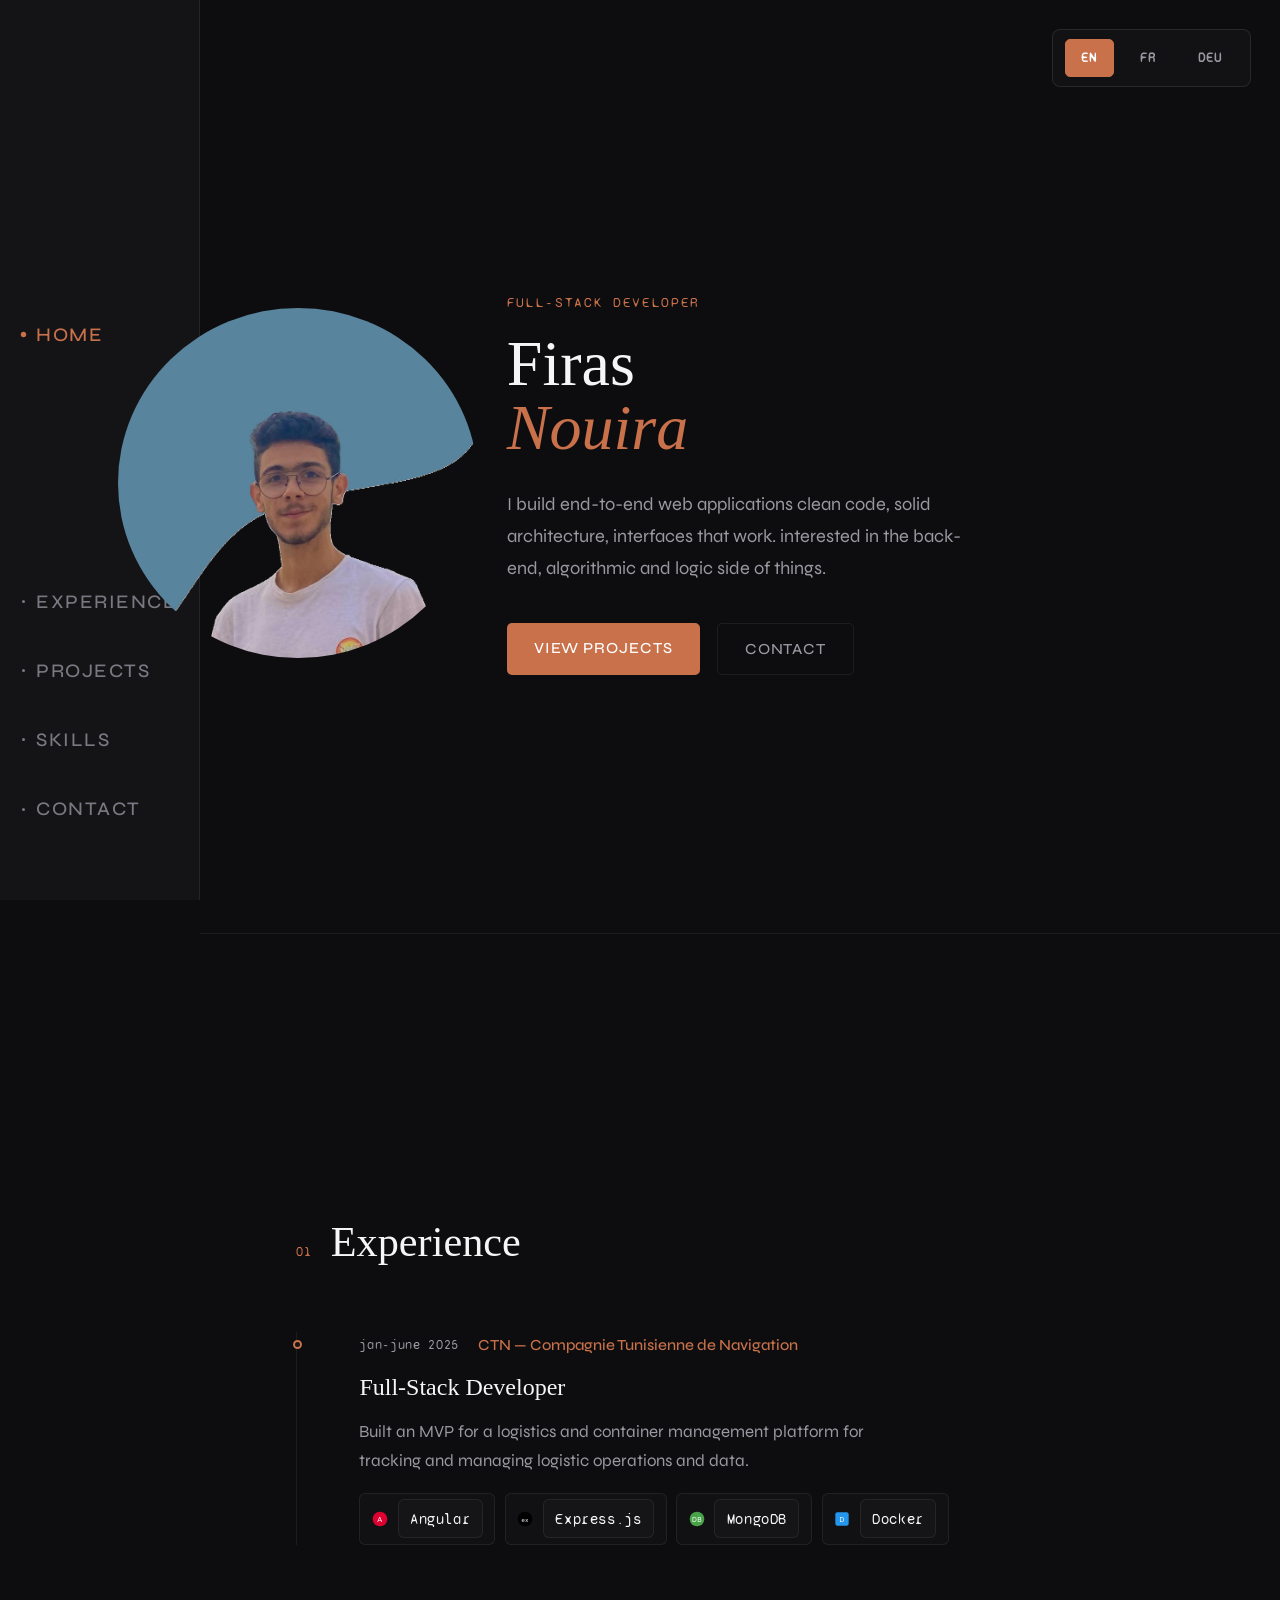
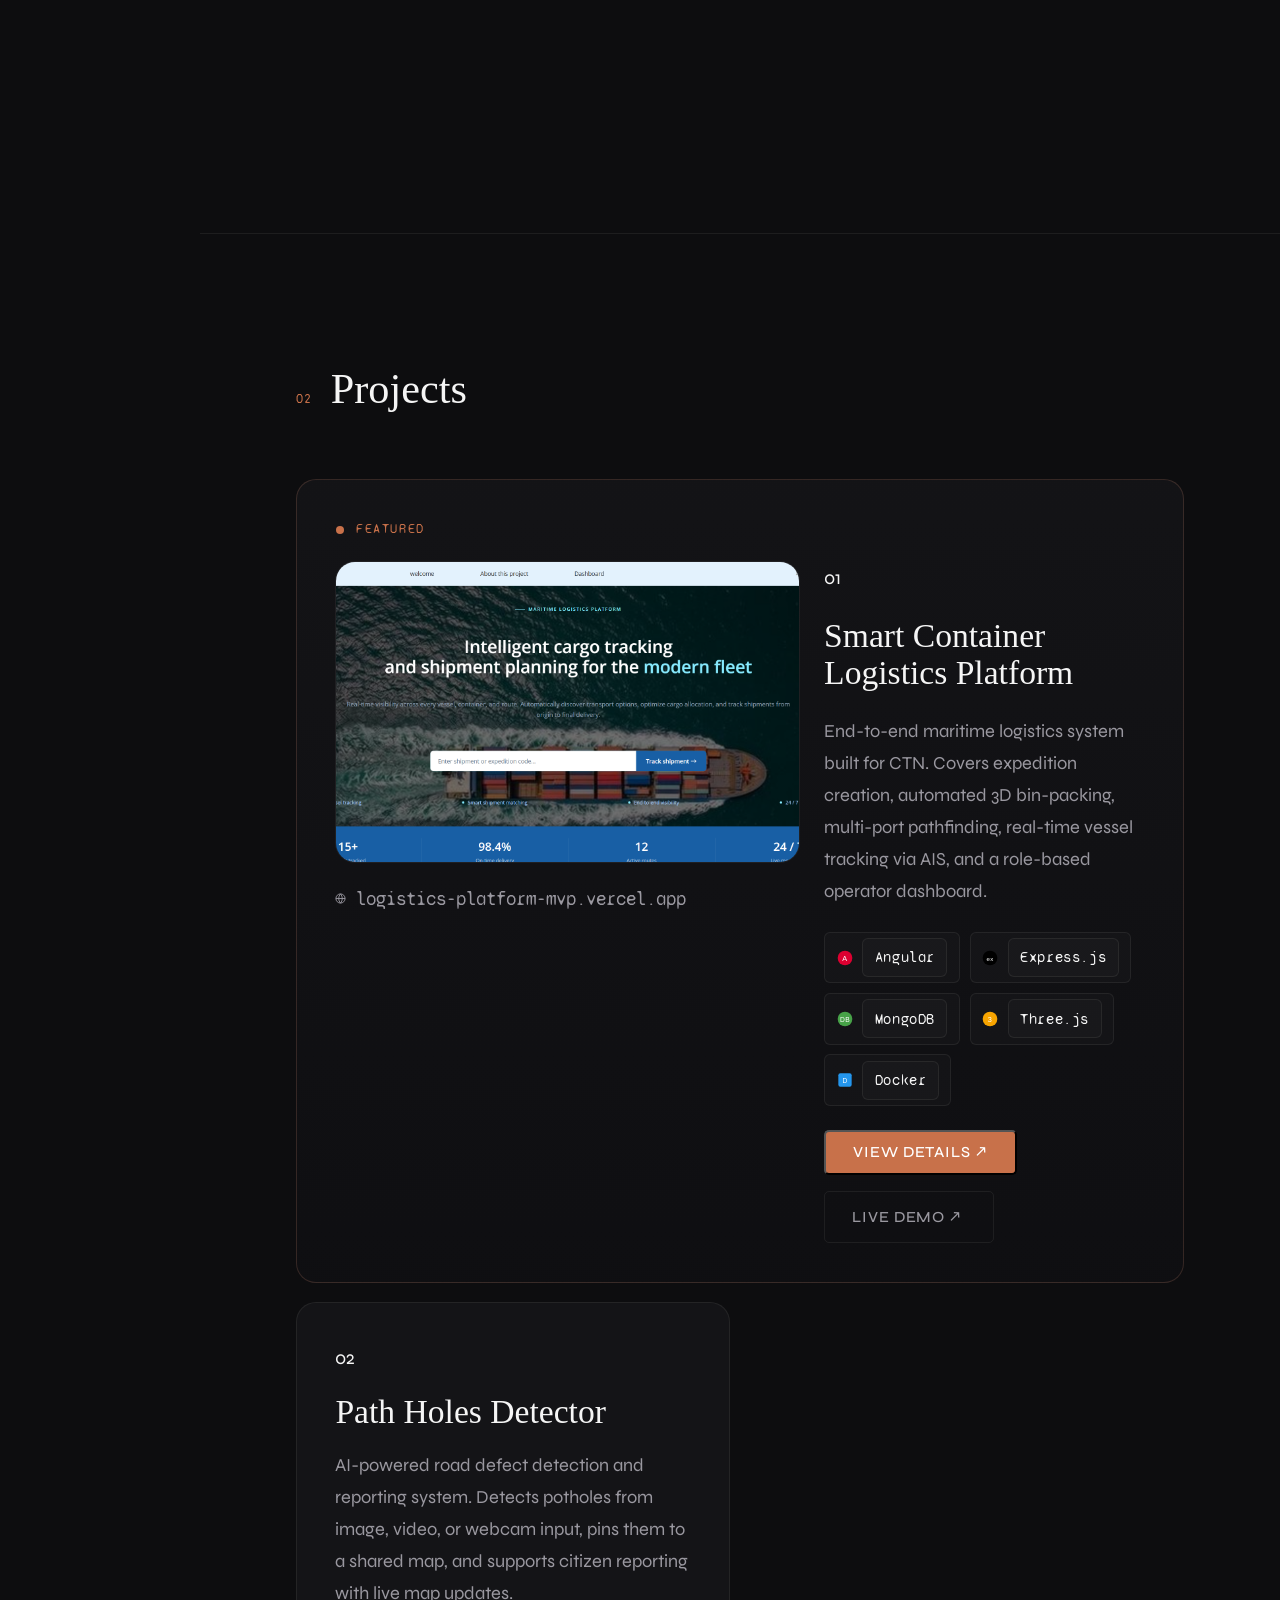
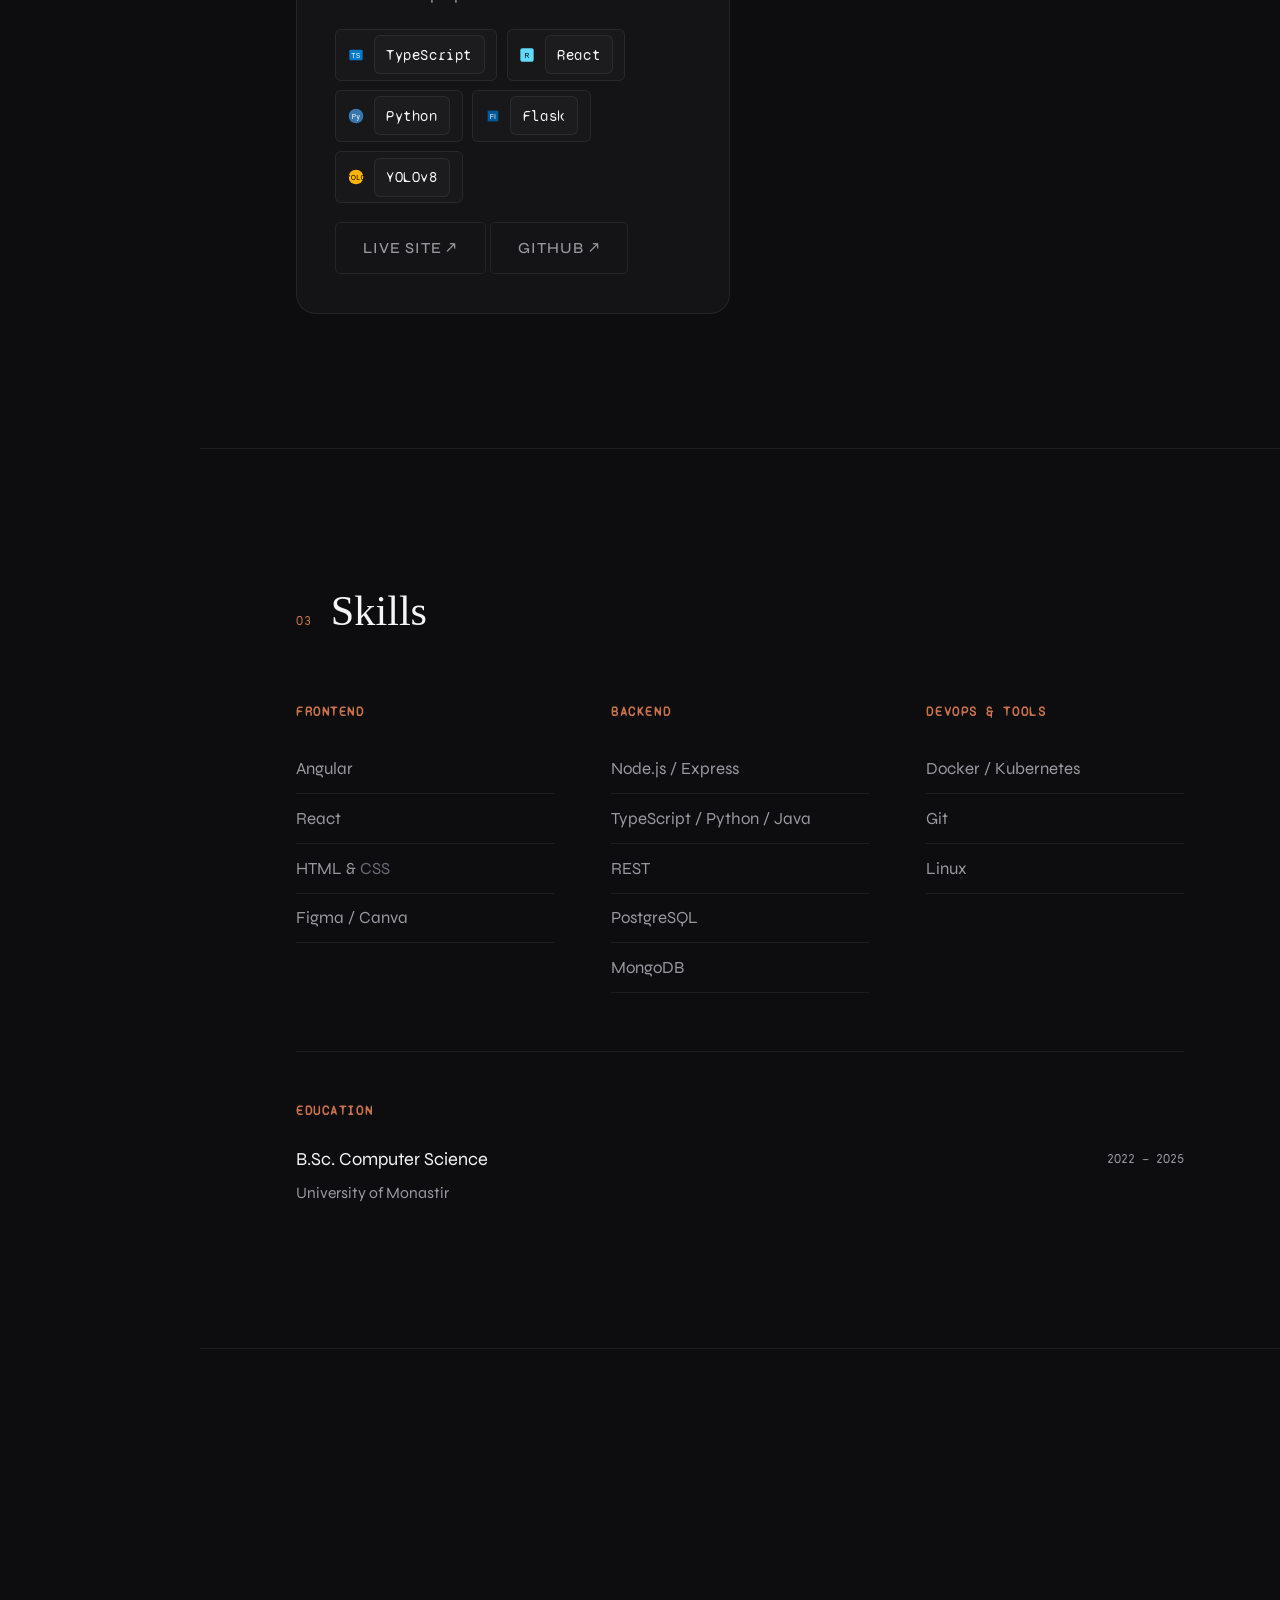
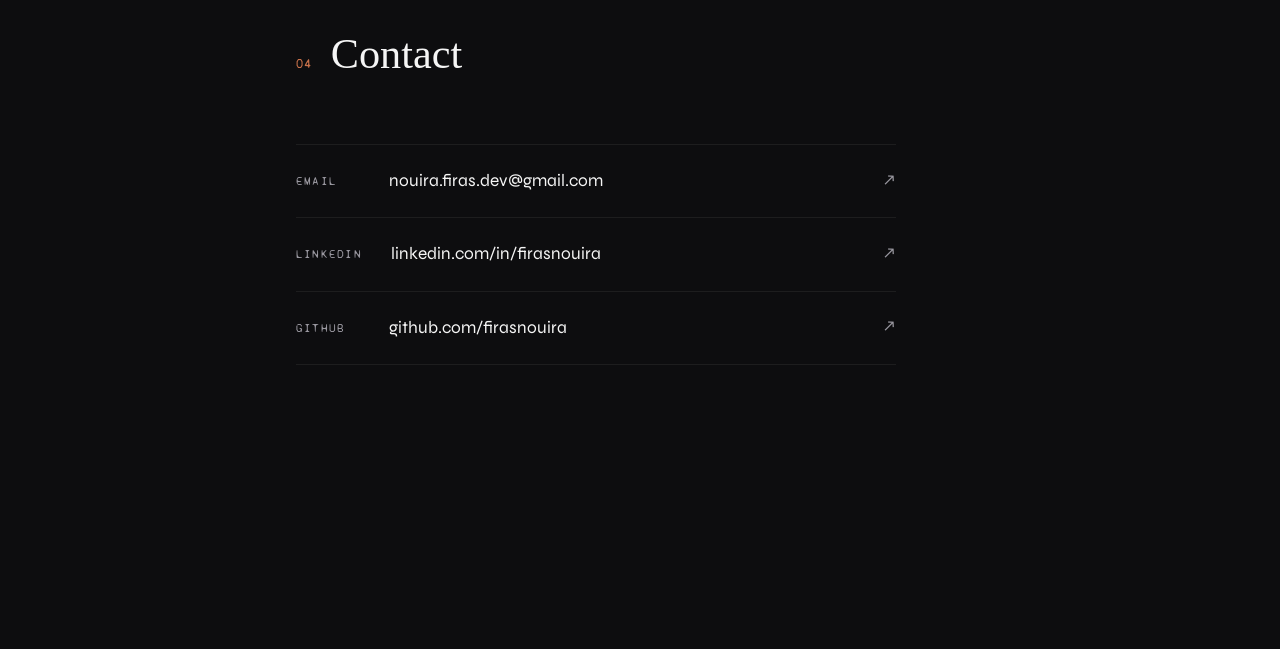
<file: index.html>
<!DOCTYPE html>
<html lang="en">

<head>
  <meta charset="UTF-8" />
  <meta name="viewport" content="width=device-width, initial-scale=1.0" />
  <title>Firas Nouira</title>
  <link rel="preconnect" href="https://fonts.googleapis.com" />
  <link rel="preconnect" href="https://fonts.gstatic.com" crossorigin />
  <link
    href="https://fonts.googleapis.com/css2?family=DM+Serif+Display:ital,wght@0,400;0,600;1,400&family=Syne:wght@300;400;500&family=Syne+Mono&display=swap"
    rel="stylesheet" />
  <link rel="stylesheet" href="style.css" />
</head>

<body>

  <!-- Language Selector (fixed, top-left) -->
  <div class="lang-selector" id="lang-selector">
    <button class="lang-btn lang-btn--active" data-lang="en" title="English">EN</button>
    <button class="lang-btn" data-lang="fr" title="Français">FR</button>
    <button class="lang-btn" data-lang="de" title="Deutsch">DEU</button>
  </div>

  <!-- Mobile hamburger + overlay -->
  <button id="mobile-hamburger" class="mobile-hamburger" aria-label="Open menu" aria-expanded="false">
    <svg width="22" height="16" viewBox="0 0 22 16" fill="none" xmlns="http://www.w3.org/2000/svg" aria-hidden="true">
      <rect y="1" width="22" height="2" rx="1" fill="currentColor" />
      <rect y="7" width="22" height="2" rx="1" fill="currentColor" />
      <rect y="13" width="22" height="2" rx="1" fill="currentColor" />
    </svg>
  </button>
  <div id="mobile-overlay" class="mobile-overlay" aria-hidden="true"></div>

  <!-- SIDEBAR -->
  <aside class="sidebar">

    <nav id="nav">
      <ul>
        <li class="home"><a href="#home" data-i18n="nav-home">Home</a></li>
        <li class="experience"><a href="#experience" data-i18n="nav-experience">Experience</a></li>
        <li class="projects"><a href="#projects" data-i18n="nav-projects">Projects</a></li>
        <li class="skills"><a href="#skills" data-i18n="nav-skills">Skills</a></li>
        <li class="contact"><a href="#contact" data-i18n="nav-contact">Contact</a></li>
      </ul>
    </nav>
  </aside>

  <!-- CONTENT -->
  <main class="content">

    <!-- HOME -->
    <section id="home" class="section section--home">
      <div class="home-layout">
        <div class="home-photo-wrap">
          <img class="photo-img" src="assets/profile/profile-modified.png" alt="Firas Nouira" />
        </div>
        <div class="home-text">
          <p class="home-label" data-i18n="home-label">Full-Stack Developer</p>
          <h1 class="home-name" data-i18n="home-name-first">Firas<br /><em data-i18n="home-name-second">Nouira</em></h1>
          <p class="home-bio" data-i18n="home-bio">I build end-to-end web applications clean code, solid architecture,
            interfaces that work. interesed in the back-end, algorithmic and logic side of things.</p>
          <div class="home-cta">
            <a href="#projects" class="btn" data-i18n="home-cta-projects">View Projects</a>
            <a href="#contact" class="btn btn--outline" data-i18n="home-cta-contact">Contact</a>
          </div>
        </div>
      </div>
    </section>

    <!-- EXPERIENCE -->
    <section id="experience" class="section">
      <div class="section-inner">
        <header class="section-header reveal">
          <span class="section-num">01</span>
          <h2 class="section-title" data-i18n="exp-title">Experience</h2>
        </header>
        <div class="timeline">
          <div class="tl-item reveal">
            <div class="tl-dot"></div>
            <div class="tl-body">
              <div class="tl-top">
                <span class="tl-date">jan-june 2025</span>
                <span class="tl-company">CTN — Compagnie Tunisienne de Navigation</span>
              </div>
              <h3 class="tl-role" data-i18n="exp-role-1">Full-Stack Intern</h3>
              <p class="tl-desc" data-i18n="exp-desc-1">Built an MVP for a logistics and container management platform
                for tracking and managing logistic operations and data.</p>
              <div class="tags" data-techs="Angular,Express.js,MongoDB,Docker"></div>
            </div>
          </div>
        </div>
      </div>
    </section>

    <!-- PROJECTS -->
    <section id="projects" class="section">
      <div class="section-inner">
        <header class="section-header reveal">
          <span class="section-num">02</span>
          <h2 class="section-title" data-i18n="proj-title">Projects</h2>
        </header>

        <div class="projects-grid">

          <!-- ══ PINNED — CTN Platform ══════════════════════════════════════ -->
          <article class="project-card project-card--pinned reveal" data-project="ctn">
            <div class="pinned-label">
              <svg width="10" height="10" viewBox="0 0 10 10" fill="none" aria-hidden="true">
                <circle cx="5" cy="5" r="4" fill="currentColor" />
              </svg>
              <span data-i18n="proj-featured">Featured</span>
            </div>

            <div class="pinned-layout">
              <!-- Left: static screenshot preview -->
              <div class="pinned-preview">
                <div class="preview-frame-wrap" id="ctn-preview-trigger">
                  <!-- Static mockup instead of live iframe -->
                  <div class="preview-static">
                    <img src="assets/logisticsProject/logisticsProjectOver.png" alt="CTN Logistics Platform preview"
                      class="preview-static-img" />
                  </div>
                  <div class="preview-overlay" aria-hidden="true">
                    <span class="preview-overlay-hint">Click to explore ↗</span>
                  </div>
                </div>
                <div class="preview-url">
                  <svg width="11" height="11" viewBox="0 0 24 24" fill="none" stroke="currentColor" stroke-width="2"
                    aria-hidden="true">
                    <circle cx="12" cy="12" r="10" />
                    <path
                      d="M2 12h20M12 2a15.3 15.3 0 0 1 4 10 15.3 15.3 0 0 1-4 10 15.3 15.3 0 0 1-4-10 15.3 15.3 0 0 1 4-10z" />
                  </svg>
                  logistics-platform-mvp.vercel.app
                </div>
              </div>

              <!-- Right: info -->
              <div class="pinned-info">
                <div class="project-number">01</div>
                <h3 class="project-name" data-i18n="proj-1-name">Smart Container<br />Logistics Platform</h3>
                <p class="project-short" data-i18n="proj-1-desc">
                  End-to-end maritime logistics system built for CTN. Covers expedition creation,
                  automated 3D bin-packing, multi-port pathfinding, real-time vessel tracking via AIS,
                  and a role-based operator dashboard.
                </p>
                <div class="tags" data-techs="Angular,Express.js,MongoDB,Three.js,Docker"></div>
                <div class="pinned-actions">
                  <button class="btn pinned-btn" id="open-ctn-modal" data-i18n="btn-details">
                    View details ↗
                  </button>
                  <a href="https://logistics-platform-mvp.vercel.app/" target="_blank" rel="noopener"
                    class="btn btn--outline pinned-btn" data-i18n="btn-demo">
                    Live demo ↗
                  </a>
                </div>
              </div>
            </div>
          </article>

          <article class="project-card reveal" data-project="path-holes-detector">
            <div class="project-number">02</div>
            <h3 class="project-name" data-i18n="proj-2-name">Path Holes Detector</h3>
            <p class="project-short" data-i18n="proj-2-desc">
              AI-powered road defect detection and reporting system. Detects potholes from image, video, or webcam
              input, pins them to a shared map, and supports citizen reporting with live map updates.
            </p>
            <div class="tags" data-techs="TypeScript,React,Python,Flask,YOLOv8"></div>
            <div class="project-actions">
              <a href="https://path-holes-detector-front.onrender.com" target="_blank" rel="noopener"
                class="btn btn--outline">Live site ↗</a>
              <a href="https://github.com/firasnouira/path_holes_detector" target="_blank" rel="noopener"
                class="btn btn--outline">GitHub ↗</a>
            </div>
          </article>

        </div><!-- /projects-grid -->
      </div>
    </section>

    <!-- ══ PROJECT MODAL ═══════════════════════════════════════════════════ -->
    <div class="modal-overlay" id="modal-overlay" role="dialog" aria-modal="true" aria-label="CTN Platform details">
      <div class="modal modal--project" id="modal">
        <button class="modal-close" id="modal-close" aria-label="Close">✕</button>

        <div class="modal-body modal-body--project">

          <!-- TOP: Preview + Quick Info -->
          <div class="modal-top">
            <!-- Big preview pane -->
            <div class="modal-preview-pane">
              <div class="modal-preview-browser">
                <div class="mpb-bar">
                  <span class="mpb-dot"></span><span class="mpb-dot"></span><span class="mpb-dot"></span>
                  <span class="mpb-url">logistics-platform-mvp.vercel.app</span>
                  <a href="https://logistics-platform-mvp.vercel.app/" target="_blank" rel="noopener" class="mpb-open"
                    title="Open live site">
                    <svg width="12" height="12" viewBox="0 0 24 24" fill="none" stroke="currentColor"
                      stroke-width="2.5">
                      <path d="M18 13v6a2 2 0 0 1-2 2H5a2 2 0 0 1-2-2V8a2 2 0 0 1 2-2h6" />
                      <polyline points="15 3 21 3 21 9" />
                      <line x1="10" y1="14" x2="21" y2="3" />
                    </svg>
                  </a>
                </div>
                <div class="mpb-screen">
                  <iframe src="https://logistics-platform-mvp.vercel.app/" title="CTN Logistics Platform live preview"
                    loading="lazy" sandbox="allow-scripts allow-same-origin allow-forms" tabindex="-1">
                  </iframe>
                </div>
              </div>
            </div>

            <!-- Side quick-info -->
            <div class="modal-quick-info">
              <div class="mqi-badge" data-i18n="modal-featured">Featured Project</div>
              <h2 class="mqi-title" data-i18n="modal-title-1">Smart Container Logistics Platform</h2>
              <p class="mqi-client">
                <span class="mqi-label">Client</span>
                CTN — Compagnie Tunisienne de Navigation
              </p>

              <p class="mqi-client">
                <span class="mqi-label">MVP</span>

              </p>
              <p class="mqi-client">
                <span class="mqi-label">Stack</span>
                MEAN stack
              </p>

              <div class="mqi-stack">
                <span class="mqi-label">Technologies</span>

                <div class="tags" data-techs="Angular,Express.js,MongoDB,Three.js,Docker,TypeScript"
                  style="margin-top:0.5rem"></div>
              </div>
              <div class="mqi-actions">
                <a href="https://logistics-platform-mvp.vercel.app/" target="_blank" rel="noopener" class="btn"
                  style="width:100%;text-align:center">Live demo ↗</a>
              </div>
            </div>

          </div>

          <!-- ABOUT -->
          <div class="modal-section">
            <h3 class="modal-section-title" data-i18n="modal-about-title">About the project</h3>
            <p class="modal-text" data-i18n="modal-about-1">
              CTN is a state-owned Tunisian shipping line handling ~100,000 transport units annually. Their container
              shipping operations were entirely managed through manual, informal processes — clients submitted requests
              through ad-hoc channels, agents manually selected voyages and assigned containers based on experience
              alone.
            </p>
            <p class="modal-text" data-i18n="modal-about-2">
              This platform digitizes and optimizes that entire workflow: from expedition request to real-time vessel
              tracking, with automated container space optimization and intelligent route planning baked in.
            </p>
          </div>

          <!-- CORE ALGORITHMS — highlighted -->
          <div class="modal-section modal-section--algo">
            <h3 class="modal-section-title" data-i18n="modal-algo-title">Core Algorithms</h3>
            <p class="modal-text" style="margin-bottom:1.5rem" data-i18n="modal-algo-desc">Two custom algorithms sit at the heart of this platform —
              written from scratch to solve real operational constraints, not off-the-shelf solutions.</p>
            <div class="algo-cards">

              <!-- 3D Bin Packing -->
              <div class="algo-card algo-card--pack">
                <div class="algo-card-header">
                  <div class="algo-icon">
                    <svg width="20" height="20" viewBox="0 0 24 24" fill="none" stroke="currentColor"
                      stroke-width="1.8">
                      <path
                        d="M21 16V8a2 2 0 0 0-1-1.73l-7-4a2 2 0 0 0-2 0l-7 4A2 2 0 0 0 3 8v8a2 2 0 0 0 1 1.73l7 4a2 2 0 0 0 2 0l7-4A2 2 0 0 0 21 16z" />
                      <polyline points="3.27 6.96 12 12.01 20.73 6.96" />
                      <polyline points="12 22.08 12 12" />
                    </svg>
                  </div>
                  <div>
                    <div class="algo-tag">S-DBLF Heuristic</div>
                    <h4 class="algo-title" data-i18n="modal-pack-title">3D Bin Packing</h4>
                  </div>
                </div>
                <p class="algo-desc" data-i18n="modal-pack-desc">Implements the <em>Simple-Deepest Bottom Left with Fill</em> heuristic to maximise
                  volumetric utilisation inside each container. Handles multi-leg voyages — packages are only
                  loaded/unloaded at the correct port stop — and supports both Full Container Load (FCL) and
                  Less-than-Container Load (LCL) shipments with weight and dimension constraints.</p>
                <!-- Animated visualisation -->
                <div class="algo-anim algo-anim--pack" aria-hidden="true">
                  <div class="pack-container">
                    <img src="assets/logisticsProject/PackingHeuristic.png" alt="Container Image" class="pack-image">
                    <span class="pack-fill-label" data-i18n="modal-pack-fill-label">Space utilisation</span>
                  </div>
                </div>
              </div>

              <!-- Smart Pathfinding -->
              <div class="algo-card algo-card--path">
                <div class="algo-card-header">
                  <div class="algo-icon">
                    <svg width="20" height="20" viewBox="0 0 24 24" fill="none" stroke="currentColor"
                      stroke-width="1.8">
                      <circle cx="5" cy="5" r="2" />
                      <circle cx="19" cy="5" r="2" />
                      <circle cx="12" cy="19" r="2" />
                      <line x1="7" y1="5" x2="17" y2="5" />
                      <line x1="6.5" y1="6.5" x2="11" y2="17.5" />
                      <line x1="17.5" y1="6.5" x2="13" y2="17.5" />
                    </svg>
                  </div>
                  <div>
                    <div class="algo-tag">Recursive DFS</div>
                    <h4 class="algo-title" data-i18n="modal-path-title">Smart Pathfinding</h4>
                  </div>
                </div>
                <p class="algo-desc" data-i18n="modal-path-desc">A custom recursive depth-first search that discovers all <em>time-feasible</em>
                  multi-port shipping routes between origin and destination. The algorithm respects voyage departure
                  dates, transshipment window constraints, and minimum connection times — then ranks candidate paths by
                  total transit duration so operators see the best option first.</p>
                <!-- Animated visualisation -->
                <div class="algo-anim algo-anim--path" aria-hidden="true">
                  <svg class="path-svg" viewBox="0 0 320 110" xmlns="http://www.w3.org/2000/svg">
                    <!-- Port nodes -->
                    <circle class="path-node" cx="30" cy="55" r="7" />
                    <circle class="path-node" cx="115" cy="25" r="6" />
                    <circle class="path-node" cx="115" cy="85" r="6" />
                    <circle class="path-node" cx="205" cy="45" r="6" />
                    <circle class="path-node path-node--dest" cx="290" cy="55" r="7" />
                    <!-- Routes (dimmed) -->
                    <line class="path-edge" x1="37" y1="50" x2="109" y2="28" />
                    <line class="path-edge" x1="37" y1="60" x2="109" y2="82" />
                    <line class="path-edge" x1="121" y1="29" x2="199" y2="44" />
                    <line class="path-edge" x1="121" y1="81" x2="199" y2="47" />
                    <line class="path-edge" x1="211" y1="45" x2="283" y2="54" />
                    <!-- Animated best-path highlight -->
                    <line class="path-best path-best--1" x1="37" y1="50" x2="109" y2="28" />
                    <line class="path-best path-best--2" x1="121" y1="29" x2="199" y2="44" />
                    <line class="path-best path-best--3" x1="211" y1="45" x2="283" y2="54" />
                    <!-- Port labels -->
                    <text class="path-lbl" x="30" y="72">Tunis</text>
                    <text class="path-lbl" x="98" y="18">Marseille</text>
                    <text class="path-lbl" x="98" y="100">Genoa</text>
                    <text class="path-lbl" x="192" y="38">Barcelona</text>
                    <text class="path-lbl" x="275" y="72">Valencia</text>
                    <!-- Moving dot on best path -->
                    <circle class="path-dot" r="4">
                      <animateMotion dur="2.8s" repeatCount="indefinite" calcMode="spline"
                        keySplines="0.4 0 0.6 1;0.4 0 0.6 1;0.4 0 0.6 1">
                        <mpath href="#best-path-d" />
                      </animateMotion>
                    </circle>
                    <defs>
                      <path id="best-path-d" d="M30,55 L115,25 L205,45 L290,55" />
                    </defs>
                  </svg>
                  <div class="path-legend">
                    <span class="path-legend-item path-legend-item--best" data-i18n="modal-path-legend-best">Optimal route</span>
                    <span class="path-legend-item" data-i18n="modal-path-legend-alt">Explored alternatives</span>
                  </div>
                </div>
              </div>

            </div>
          </div>

          <!-- KEY FEATURES -->
          <div class="modal-section">
            <h3 class="modal-section-title" data-i18n="modal-features-title">Platform Features</h3>
            <div class="modal-features-grid">
              <div class="modal-feature">
                <div class="mf-icon"><svg width="24" height="24" viewBox="0 0 24 24" fill="none" stroke="currentColor"
                    stroke-width="2" style="color:var(--accent)">
                    <circle cx="12" cy="12" r="2" />
                    <path d="M16.24 7.76a6 6 0 0 1 0 8.48M7.76 7.76a6 6 0 0 0 0 8.48M21.54 3.46a12 12 0 0 0-17.08 0" />
                  </svg></div>
                <h4 class="mf-title" data-i18n="modal-feat-ais-title">Live AIS Tracking</h4>
                <p class="mf-desc" data-i18n="modal-feat-ais-desc">Vessel positions pulled via the Automatic Identification System. Delay detection
                  triggers real-time notifications and recalculates ETAs.</p>
              </div>
              <div class="modal-feature">
                <div class="mf-icon"><svg width="24" height="24" viewBox="0 0 24 24" fill="none" stroke="currentColor"
                    stroke-width="2" style="color:var(--accent)">
                    <circle cx="12" cy="12" r="1" />
                    <circle cx="19" cy="12" r="1" />
                    <circle cx="5" cy="12" r="1" />
                    <circle cx="12" cy="5" r="1" />
                    <circle cx="12" cy="19" r="1" />
                  </svg></div>
                <h4 class="mf-title" data-i18n="modal-feat-exp-title">Expedition Lifecycle</h4>
                <p class="mf-desc" data-i18n="modal-feat-exp-desc">Full state machine from pending → assigned → departed → completed, with automated
                  plan proposals and cancellation logic.</p>
              </div>
              <div class="modal-feature">
                <div class="mf-icon"><svg width="24" height="24" viewBox="0 0 24 24" fill="none" stroke="currentColor"
                    stroke-width="2" style="color:var(--accent)">
                    <rect x="3" y="11" width="18" height="11" rx="2" ry="2" />
                    <path d="M7 11V7a5 5 0 0 1 10 0v4" />
                  </svg></div>
                <h4 class="mf-title" data-i18n="modal-feat-rbac-title">Role-Based Access</h4>
                <p class="mf-desc" data-i18n="modal-feat-rbac-desc">JWT AuthGuard middleware enforces separate permissions for clients, logistics
                  operators, and admins across all API endpoints.</p>
              </div>
              <div class="modal-feature">
                <div class="mf-icon"><svg width="24" height="24" viewBox="0 0 24 24" fill="none" stroke="currentColor"
                    stroke-width="2" style="color:var(--accent)">
                    <rect x="3" y="4" width="18" height="18" rx="2" ry="2" />
                    <line x1="16" y1="2" x2="16" y2="6" />
                    <line x1="8" y1="2" x2="8" y2="6" />
                    <line x1="3" y1="10" x2="21" y2="10" />
                  </svg></div>
                <h4 class="mf-title" data-i18n="modal-feat-voyage-title">Voyage Scheduling</h4>
                <p class="mf-desc" data-i18n="modal-feat-voyage-desc">Logistics operators manage multi-stop voyages through a calendar interface. New
                  schedules automatically trigger pending expedition reassignment.</p>
              </div>
            </div>
          </div>

          <!-- REAL INTERFACE SCREENSHOTS — carousel -->
          <div class="modal-section">
            <h3 class="modal-section-title" data-i18n="modal-interface-title">Interface</h3>

            <div class="iface-carousel" id="iface-carousel">

              <!-- Shared nav bar — lives outside slides, always visible -->
              <div class="iface-nav-bar">
                <button class="iface-nav-btn" data-action="prev" aria-label="Previous screenshot">
                  <svg width="14" height="14" viewBox="0 0 24 24" fill="none" stroke="currentColor" stroke-width="2.5">
                    <polyline points="15 18 9 12 15 6" />
                  </svg>
                  <span data-i18n="modal-prev">Prev</span>
                </button>
                <span class="iface-slide-counter">
                  <span id="iface-cur">1</span> / <span id="iface-total">3</span>
                </span>
                <span class="iface-slide-lbl" id="iface-lbl">Container legs &amp; shipment packing</span>
                <button class="iface-nav-btn" data-action="next" aria-label="Next screenshot">
                  <span data-i18n="modal-next">Next</span>
                  <svg width="14" height="14" viewBox="0 0 24 24" fill="none" stroke="currentColor" stroke-width="2.5">
                    <polyline points="9 18 15 12 9 6" />
                  </svg>
                </button>
              </div>

              <!-- Slide 0 -->
              <div class="iface-slide iface-slide--active" data-slide="0"
                data-label="Container legs &amp; shipment packing">
                <div class="iface-twin">
                  <div class="iface-img-wrap">
                    <img src="assets/logisticsProject/ContainerLegExample1.png"
                      alt="Container legs: Italy → France → Spain with 2 shipments" class="iface-img" loading="lazy" />
                    <div class="iface-img-caption">Legs: Italy → France → Spain · 2 shipments</div>
                  </div>
                  <div class="iface-img-wrap">
                    <img src="assets/logisticsProject/ContainerLegExample2.png"
                      alt="Container legs: France → Tunis with different shipment" class="iface-img" loading="lazy" />
                    <div class="iface-img-caption">Legs: France → Tunis · different shipment</div>
                  </div>
                </div>
              </div>

              <!-- Slide 1 -->
              <div class="iface-slide" data-slide="1" data-label="Vessel admin — docked status &amp; map">
                <div class="iface-single">
                  <div class="iface-img-wrap iface-img-wrap--full">
                    <img src="assets/logisticsProject/VesselDetails.png" alt="Vessel admin view: docked status and map"
                      class="iface-img iface-img--scrollable" loading="lazy" />
                    <div class="iface-img-caption">Scroll to see full page · Vessel admin — docked &amp; map</div>
                  </div>
                </div>
              </div>

              <!-- Slide 2 -->
              <div class="iface-slide" data-slide="2" data-label="Voyage planning">
                <div class="iface-single">
                  <div class="iface-img-wrap iface-img-wrap--full">
                    <img src="assets/logisticsProject/VoyagePlanning.png" alt="Voyage planning view"
                      class="iface-img iface-img--scrollable" loading="lazy" />
                    <div class="iface-img-caption">Scroll to see full page · Voyage planning</div>
                  </div>
                </div>
              </div>

              <!-- Dot indicators -->
              <div class="iface-dots">
                <button class="iface-dot iface-dot--active" data-target="0" aria-label="Screenshot 1"></button>
                <button class="iface-dot" data-target="1" aria-label="Screenshot 2"></button>
                <button class="iface-dot" data-target="2" aria-label="Screenshot 3"></button>
              </div>
            </div>

          </div>

          <!-- ARCHITECTURE NOTE -->
          <div class="modal-section modal-section--arch">
            <h3 class="modal-section-title" data-i18n="modal-arch-title">Architecture</h3>
            <div class="modal-arch-content">

              <div class="modal-arch-image">
                <img src="assets/logisticsProject/ArchiDiagram.drawio.png" alt="Architecture Image">
              </div>
              <div class="modal-text ">
                <p data-i18n="modal-arch-desc">Mapping a traditional MVC architecture to a custom MEAN-stack-based backend
                  presented challenges, particularly at the Model layer, since MongoDB is a NoSQL document
                  database and not inherently structured like relational systems.To address this, we adopted the
                  Mongoose library as an ODM (Object Document Mapper), which allowed to define schemas, enforce
                  validations, and add behavior (via methods) to MongoDB collections in an objectoriented manner</p>
              </div>
            </div>

          </div>

          <!-- FULL README — collapsible, styled as a GitHub file view -->
          <div class="modal-section modal-section--readme">
            <button class="readme-toggle" id="readme-toggle" aria-expanded="false" aria-controls="readme-content">
              <svg width="18" height="18" viewBox="0 0 24 24" fill="none" stroke="currentColor" stroke-width="1.8">
                <path d="M14 2H6a2 2 0 0 0-2 2v16a2 2 0 0 0 2 2h12a2 2 0 0 0 2-2V8z" />
                <polyline points="14 2 14 8 20 8" />
                <line x1="8" y1="13" x2="16" y2="13" />
                <line x1="8" y1="17" x2="13" y2="17" />
              </svg>
              <span class="readme-toggle-copy">
                <span class="readme-toggle-title" data-i18n="modal-readme-show">Show README file</span>
                <span class="readme-toggle-sub" data-i18n="modal-readme-sub">Full write-up: data model, pathfinding, packing heuristic, tracking,
                  tests</span>
              </span>
              <span class="readme-toggle-chevron">▾</span>
            </button>

            <div class="readme-content" id="readme-content" hidden>

              <!-- Fake GitHub file toolbar -->
              <div class="markdown-body">

                <h1 class="gh-h1" data-i18n="readme-h1">Smart Container Logistics &amp; Tracking System</h1>
                <p class="gh-p" data-i18n="readme-intro-1">Automated maritime expedition planning platform built for <strong>CTN – Compagnie
                    Tunisienne de Navigation</strong>. Replaces manual logistics coordination with real-time algorithmic
                  shipment candidate generation — a client submits a shipment request and the system finds, packs, and
                  scores viable routes without agent involvement.</p>
                <p class="gh-p" data-i18n="readme-intro-2">Centralized hub for clients and agents to manage shipments, schedule vessel voyages,
                  manage and visualise container state (internal packing and scheduled routes) at any given time (past
                  and future).</p>
                <p class="gh-p"><strong><span data-i18n="readme-intro-3">Live demo →</span></strong> <a href="https://logistics-platform-mvp.vercel.app/"
                    target="_blank" rel="noopener">logistics-platform-mvp.vercel.app</a></p>
                <p class="gh-p"><em data-i18n="readme-intro-4">Also contains a ▶ 1-minute overview: transshipment, auto-assignment, routing, and
                    container packing…</em></p>

                <hr class="gh-hr">

                <h2 class="gh-h2" data-i18n="readme-challenge-title">The Core Challenge</h2>
                <p class="gh-p" data-i18n="readme-challenge-intro">Shipping containers are not simply "sent from A to B." A single expedition may:</p>
                <ul class="gh-ul">
                  <li data-i18n="readme-challenge-li-1">Share a container with other clients' cargo, where each group must stay together across every port
                  </li>
                  <li data-i18n="readme-challenge-li-2">Transfer between different vessels at intermediate ports (transshipment) to reach its destination
                  </li>
                  <li data-i18n="readme-challenge-li-3">Compete for container space that is partially occupied by cargo loaded in said port at an earlier
                    time</li>
                </ul>
                <p class="gh-p" data-i18n="readme-challenge-outro">All of this was previously handled manually — agents checking availability, estimating
                  fit, and selecting routes from experience. The platform automates the entire decision chain.</p>

                <hr class="gh-hr">

                <h2 class="gh-h2" data-i18n="readme-arch-title">Architectural Decisions</h2>
                <p class="gh-p" data-i18n="readme-arch-intro">Two structural decisions made during design are what allow the algorithms to function.
                  Both required moving away from a naive model that seemed reasonable but collapsed under real
                  operational constraints.</p>

                <hr class="gh-hr">

                <h3 class="gh-h3" data-i18n="readme-naive-title">I. The Naive Model</h3>
                <p class="gh-p"><em data-i18n="readme-naive-problem">The Problem</em></p>

                <p align="center" class="gh-fig-row">
                  <img src="assets/logisticsProject/readme/img1.png" alt="3 transhipment port france (3)"
                    style="width:49%;height:350px;object-fit:fill" loading="lazy" class="readMeImg">
                  <img src="assets/logisticsProject/readme/img2.png" alt="3 transhipment port france (2)"
                    style="width:49%;height:350px;object-fit:fill" loading="lazy" class="readMeImg">
                </p>
                <blockquote class="gh-quote gh-fig-caption"><strong>Figure 1</strong> · <em data-i18n="readme-naive-fig1">Voyage and Container Legs
                    Sequence Example.</em></blockquote>

                <p class="gh-p" data-i18n="readme-naive-p1">The natural first instinct ties a container directly to a voyage.</p>
                <p class="gh-p" data-i18n="readme-naive-p2">This breaks immediately under real conditions:</p>
                <ul class="gh-ul">
                  <li data-i18n="readme-naive-li-1"><strong>Transshipment is unrepresentable.</strong> A container travelling Tunisia → Italy on
                    vessel 1, then Italy → France on vessel 2 cannot belong to both voyages. The model has no answer for
                    which one it belongs to.</li>
                  <li data-i18n="readme-naive-li-2"><strong>Position within a journey is unknown.</strong> No intermediate stops exist — only a
                    departure and arrival. The system knows "container is on voyage X" but not "container is between
                    port 2 and port 3 right now."</li>
                  <li data-i18n="readme-naive-li-3"><strong>Partial boarding is impossible.</strong> A container that joins a vessel mid-route or
                    disembarks before the final port cannot be expressed — it either belongs to the whole voyage or not
                    at all.</li>
                </ul>

                <hr class="gh-hr">

                <h3 class="gh-h3" data-i18n="readme-legs-title">II. Voyage → VoyageLegs, Container → ContainerLegs</h3>
                <p class="gh-fig-row">
                  <img src="assets/logisticsProject/readme/Vleg_Cleg_ERD.drawio (1).png" alt="Vleg_Cleg_ERD drawio"
                    width="931" height="452" loading="lazy" class="readMeImg">
                </p>
                <blockquote class="gh-quote gh-fig-caption"><strong>Figure 2</strong> · <em data-i18n="readme-legs-fig2">partial ERD for Voyage and
                    containerLeg.</em></blockquote>

                <p class="gh-p" data-i18n="readme-legs-p1">The Voyage entity was split into <strong>VoyageLegs</strong> — each a single
                  port-to-port segment. A voyage Tunisia → Italy → France becomes two legs. This gives the system
                  precise control over departure and arrival times at every intermediate stop, and makes it possible to
                  board or disembark a container at any point.</p>
                <p class="gh-p" data-i18n="readme-legs-p2">To mirror this on the container side, <strong>ContainerLeg</strong> tracks each segment
                  a container actually rides. A container transshipping between two vessels gets two ContainerLegs
                  mapped to two different VoyageLegs on two different voyages. A container that only joins a vessel at
                  an intermediate port starts its ContainerLeg sequence from that stop.</p>

                <hr class="gh-hr">

                <h3 class="gh-h3" data-i18n="readme-pathfinding-title">◈ Pathfinding — Time-Constrained Recursive Search</h3>
                <p class="gh-p" data-i18n="readme-pathfinding-p1">Standard graph pathfinding does not apply here. The routing graph is dynamic — an edge
                  only exists if the voyage leg departs <em>after</em> the container arrives at that port. Shortest
                  distance is irrelevant; a geographically short route may be completely infeasible if the connecting
                  vessel has already left.</p>
                <p class="gh-p" data-i18n="readme-pathfinding-p2">The algorithm is a custom recursive search:</p>
                <ul class="gh-ul">
                  <li data-i18n="readme-pathfinding-li-1">From the origin port and ready date, fetch all voyage legs departing after arrival time — unused
                    voyages only, preventing cycles</li>
                  <li data-i18n="readme-pathfinding-li-2">If a voyage reaches the destination directly, record the full leg sequence as a valid route</li>
                  <li data-i18n="readme-pathfinding-li-3">Otherwise expand into each intermediate stop, incrementing a transshipment counter</li>
                  <li data-i18n="readme-pathfinding-li-4">Prune any branch exceeding the maximum allowed transshipment count</li>
                </ul>
                <p class="gh-p" data-i18n="readme-pathfinding-result">The result is every time-feasible route a container can actually take, not theoretical
                  shortest paths. Each route is a real sequence of schedulable voyage legs.</p>

                <hr class="gh-hr">

                <h3 class="gh-h3" data-i18n="readme-packages-title">III. Packages, Expeditions, and ContainerLoadSession</h3>
                <p class="gh-p" data-i18n="readme-packages-p1">Packages are not stored inside an expedition record. An expedition describes
                  <em>what</em> needs to be shipped — destination, timing, cargo type. The <em>where</em> is tracked
                  separately.</p>
                <p class="gh-p" data-i18n="readme-packages-p2"><strong>ContainerLoadSession</strong> is the join entity that handles this. It links a
                  package to a specific range of ContainerLegs and stores:</p>
                <ul class="gh-ul">
                  <li data-i18n="readme-packages-li-1">The quantity of that package type in this container on these legs</li>
                  <li data-i18n="readme-packages-li-2">The exact 3D coordinates assigned to each unit by the packing heuristic</li>
                </ul>
                <p class="gh-p" data-i18n="readme-packages-p3">The original package record stays untouched. Two sessions reference it independently.
                </p>

                <p class="gh-fig-row">
                  <img src="assets/logisticsProject/readme/package_handleing_ERD.drawio (1).png"
                    alt="ContainerLoadSession ERD" loading="lazy" class="readMeImg">
                </p>
                <blockquote class="gh-quote gh-fig-caption"><strong>Figure 4</strong> · <em data-i18n="readme-packages-fig4">partial ERD for
                    containerLoadSession</em></blockquote>

                <p class="gh-p" data-i18n="readme-packages-p4">The problem this solves: a package group of 18 units may need to split across two
                  containers — 8 in C4 and 10 in C5 — because neither container alone has enough remaining space. With
                  packages tied directly to an expedition, representing this split requires duplicating or mutating the
                  package record. Neither is clean.</p>

                <p class="gh-fig-stack">
                  <img src="assets/logisticsProject/readme/V and C legs example (3).png" alt="V and C legs example"
                    loading="lazy" class="readMeImg">
                  <img src="assets/logisticsProject/readme/load_unload_OD_example.white.drawio.png"
                    alt="load_unload_OD_example" loading="lazy" class="readMeImg">
                </p>
                <blockquote class="gh-quote gh-fig-caption"><strong>Figure 5</strong> · <em data-i18n="readme-packages-fig5">placed packages example UML
                    Object Diagram</em></blockquote>

                <p class="gh-p" data-i18n="readme-packages-p5">This also enables container reuse. Before assigning any expedition, the system checks
                  whether all <strong>future</strong> legs of a candidate container have empty load sessions. The
                  current leg being empty is not enough — a container committed to cargo on a future leg is not
                  available, even if it looks free today.</p>

                <p class="gh-fig-row">
                  <img src="assets/logisticsProject/readme/container3ReturningEmptySol.png"
                    alt="Container C2 not staying empty and being reused for a new expedition"
                    style="width: 70%;height: auto ;object-fit: fill" loading="lazy" class="readMeImg">
                </p>
                <blockquote class="gh-quote gh-fig-caption"><strong>Figure 6</strong> · <em data-i18n="readme-packages-fig6">containerLoadSession impact
                    on container assignment</em></blockquote>

                <hr class="gh-hr">

                <h3 class="gh-h3" data-i18n="readme-packing-title">◈ 3D Container Packing — S-DBLF Heuristic</h3>
                <p class="gh-p" data-i18n="readme-packing-p1">With ContainerLoadSession normalising the relationship between packages and container
                  legs, the packing heuristic can treat every unit — from existing sessions and new packages alike — as
                  identical objects in a shared space.</p>
                <p class="gh-p" data-i18n="readme-packing-p2"><strong>The implementation</strong> uses the <strong>S-DBLF (Simple Deepest Bottom-Left
                    with Fill)</strong> heuristic for the offline 3D Bin Packing Problem. Packages are sorted by
                  descending volume, then placed one by one at the deepest, leftmost, back-most feasible position. After
                  each placement, three new candidate positions are generated at the boundaries of the placed box, and
                  the used position is removed.</p>
                <p class="gh-p" data-i18n="readme-packing-p3">The heuristic runs twice per expedition:</p>
                <ol class="gh-ol">
                  <li data-i18n="readme-packing-li-1">Existing sessions are unfolded into individual units tagged <code>origin: existing</code>, placed
                    first, coordinates frozen</li>
                  <li data-i18n="readme-packing-li-2">New packages are unfolded into units tagged <code>origin: new</code>, placed into remaining space
                  </li>
                  <li data-i18n="readme-packing-li-3">Results are re-grouped by session ID — the Heuristic stays pure (for future Heuristic nature
                    changes), business logic lives in the wrapper</li>
                </ol>

                <p class="gh-fig-row">
                  <img src="assets/logisticsProject/readme/SDBLF-Pseudo-Code.png"
                    alt="Pseudo-code for the S-DBLF packing method" loading="lazy" class="readMeImg">
                </p>
                <blockquote class="gh-quote gh-fig-caption"><strong>Figure 7</strong> · <em data-i18n="readme-packing-fig7">Pseudo-code for the S-DBLF
                    packing method</em></blockquote>

                <blockquote class="gh-quote gh-quote--nested">
                  <strong>A Hybrid Genetic Algorithm for Packing in 3D with Deepest Bottom Left with Fill
                    Method.</strong><br>
                  Karabulut, Korhan &amp; İnceoğlu, Mustafa. (2004).<br>
                  Advances in Information Systems. 3261. 441-450. 10.1007/978-3-540-30198-1_45.<br>
                  <a href="https://www.researchgate.net/publication/225643879_A_Hybrid_Genetic_Algorithm_for_Packing_in_3D_with_Deepest_Bottom_Left_with_Fill_Method"
                    target="_blank" rel="noopener">researchgate.net</a>
                </blockquote>

                <p class="gh-p" data-i18n="readme-packing-try"><strong>Try it live</strong> — the demo lets you add packages with custom dimensions and
                  watch the heuristic place them in real time inside a 3D container.</p>

                <hr class="gh-hr">

                <h3 class="gh-h3" data-i18n="readme-classdiag-title">Global Class Diagram</h3>
                <details class="gh-details">
                  <summary data-i18n="readme-classdiag-summary">View full system class diagram</summary>
                  <p class="gh-fig-row">
                    <img src="assets/logisticsProject/readme/ClassDiagWhite.png" alt="Global Class Diagram"
                      loading="lazy" class="readMeImg">
                  </p>
                </details>

                <hr class="gh-hr">

                <h2 class="gh-h2" data-i18n="readme-tracking-title">Live Vessel Tracking &amp; Delay Detection</h2>
                <p class="gh-p" data-i18n="readme-tracking-p1">Vessel positions are fetched via the <strong>AIS (Automatic Identification System)
                    API</strong> using each vessel's IMO number. Location data is cached on the vessel document and
                  refreshed only if the last update is older than five minutes.</p>
                <p class="gh-p" data-i18n="readme-tracking-p2">Delay detection checks whether the vessel's live AIS position diverges from its
                  scheduled location for the current leg. One edge case handled explicitly: if the last AIS ping was
                  received before the leg's departure date, the vessel is at port waiting — not delayed. Without this
                  guard, every vessel sitting at dock before departure would trigger a false alert.</p>

                <p class="gh-fig-row">
                  <img src="assets/logisticsProject/readme/tracking-delay.gif"
                    alt="Vessel lifecycle state diagram — underway, delayed, docked transitions" loading="lazy"
                    class="readMeImg">
                </p>

                <p class="gh-p">When a delay is confirmed, notifications go to all clients with active expeditions on
                  that vessel. Arrival notifications go only to clients whose final destination is the arriving port —
                  transshipment clients are not notified until their own last leg completes.</p>

                <hr class="gh-hr">

                <h2 class="gh-h2">Reactive Assignment</h2>
                <p class="gh-p">The assignment itself passes through many phases, such as looking for existing assigned
                  containers and <code>tryToPack</code> before looking for new routes that would require an empty,
                  not-used container. This method is triggered both when a user requests shipment plans and
                  automatically.</p>
                <p class="gh-p">When a new container or voyage is added by the agent, the system immediately
                  re-evaluates all pending expeditions. If the new resource opens a valid plan for a waiting client,
                  they receive a notification and can confirm from their dashboard — no agent involvement required,
                  apart from adding a schedule or a container (either bought or leased), or if the agent changed its
                  availability.</p>
                <p class="gh-p"><em>▶ Pending expedition flow — no available route on submission, agent adds voyage,
                    client receives notification on the "about this app" section of the demo</em></p>

                <hr class="gh-hr">

                <h2 class="gh-h2">Platform Tour</h2>
                <p class="gh-p"><em>▶ Admin side — fleet management, voyage scheduling, per-leg container state, live
                    vessel map on the "about this app" section of the demo, or log in yourself as an agent using an
                    already existing account: <a href="https://logistics-platform-mvp.vercel.app/auth/signin"
                      target="_blank" rel="noopener">logistics-platform-mvp.vercel.app/auth/signin</a></em></p>

                <hr class="gh-hr">

                <h2 class="gh-h2" data-i18n="readme-testing-title">Test Coverage</h2>
                <p class="gh-p" data-i18n="readme-testing-p1">The heuristic has a dedicated test suite covering:</p>
                <ul class="gh-ul">
                  <li data-i18n="readme-testing-li-1">Single and multi-package placement</li>
                  <li data-i18n="readme-testing-li-2">Placement adjacent to existing frozen packages</li>
                  <li data-i18n="readme-testing-li-3">Exact boundary fits and overflow rejection</li>
                  <li data-i18n="readme-testing-li-4">Zero and negative dimension validation</li>
                  <li data-i18n="readme-testing-li-5">A fill-drain cycle: 1000 units placed one by one into a 10×10×10 container, all 1000 coordinates
                    verified unique, the 1001st confirmed to fail</li>
                  <li data-i18n="readme-testing-li-6">L-shaped gap detection — correctly rejects a package that would require non-rectangular remaining
                    space</li>
                </ul>
                <p class="gh-p" data-i18n="readme-testing-p2">Candidate generation is covered by an integration test using
                  <code>MongoMemoryServer</code> — a real Mongoose instance seeded with voyage and container data,
                  validating the full assignment pipeline end to end.</p>

                <hr class="gh-hr">

                <h2 class="gh-h2" data-i18n="readme-stack-title">Stack</h2>
                <table class="gh-table">
                  <thead>
                    <tr>
                      <th data-i18n="readme-stack-layer">Layer</th>
                      <th data-i18n="readme-stack-tech">Technology</th>
                    </tr>
                  </thead>
                  <tbody>
                    <tr>
                      <td data-i18n="readme-stack-frontend">Frontend</td>
                      <td>Angular 17, TypeScript, Bootstrap, Three.js</td>
                    </tr>
                    <tr>
                      <td data-i18n="readme-stack-backend">Backend</td>
                      <td>Node.js, Express.js, TypeScript</td>
                    </tr>
                    <tr>
                      <td data-i18n="readme-stack-database">Database</td>
                      <td>MongoDB, Mongoose</td>
                    </tr>
                    <tr>
                      <td data-i18n="readme-stack-auth">Auth</td>
                      <td>JWT, role-based AuthGuard middleware</td>
                    </tr>
                    <tr>
                      <td data-i18n="readme-stack-tracking">Tracking</td>
                      <td>AIS API (myshiptracking.com)</td>
                    </tr>
                    <tr>
                      <td data-i18n="readme-stack-testing">Testing</td>
                      <td>Jest, MongoMemoryServer</td>
                    </tr>
                    <tr>
                      <td data-i18n="readme-stack-deployment">Deployment</td>
                      <td>Vercel (frontend)</td>
                    </tr>
                  </tbody>
                </table>


                <hr class="gh-hr">

                <p class="gh-p"><em data-i18n="readme-footer">Final-year Bachelor's internship — Faculty of Sciences of Monastir (FSM) × CTN –
                    Compagnie Tunisienne de Navigation.</em></p>

              </div><!-- /markdown-body -->
            </div><!-- /readme-content -->
          </div>
          <div class="final-actions">
            <div class="mqi-actions">
              <a href="https://logistics-platform-mvp.vercel.app/" target="_blank" rel="noopener" class="btn"
                style="width:100%;text-align:center">Live demo ↗</a>
            </div>
            <!-- <div class="mqi-actions">
              <a href="https://logistics-platform-mvp.vercel.app/" target="_blank" rel="noopener" class="btn"
                style="width:100%;text-align:center">github ReadMe ↗</a>
            </div> -->
          </div>

        </div><!-- /modal-body -->
      </div><!-- /modal -->
    </div><!-- /modal-overlay -->

    <!-- SKILLS -->
    <section id="skills" class="section">
      <div class="section-inner">
        <header class="section-header reveal">
          <span class="section-num">03</span>
          <h2 class="section-title" data-i18n="skills-title">Skills</h2>
        </header>
        <div class="skills-layout reveal">
          <div class="skill-col">
            <h3 class="skill-col-title" data-i18n="skill-frontend">Frontend</h3>
            <ul>
              <li>Angular</li>
              <li>React</li>
              <li>HTML &amp; <span class="glow-text">CSS</span></li>
              <li>Figma / Canva</li>
            </ul>
          </div>
          <div class="skill-col">
            <h3 class="skill-col-title" data-i18n="skill-backend">Backend</h3>
            <ul>
              <li>Node.js / Express</li>
              <li>TypeScript / Python / Java</li>
              <li>REST</li>
              <li>PostgreSQL</li>
              <li>MongoDB</li>
            </ul>
          </div>
          <div class="skill-col">
            <h3 class="skill-col-title" data-i18n="skill-devops">DevOps &amp; Tools</h3>
            <ul>
              <li>Docker / Kubernetes</li>
              <li>Git</li>
              <li>Linux</li>
            </ul>
          </div>
        </div>
        <div class="education reveal">
          <h3 class="skill-col-title" data-i18n="skill-education">Education</h3>
          <div class="edu-row">
            <div>
              <p class="edu-degree" data-i18n="edu-degree">B.Sc. Computer Science</p>
              <p class="edu-school" data-i18n="edu-school">University of Monastir</p>
            </div>
            <span class="edu-year">2022 — 2025</span>
          </div>
        </div>
      </div>
    </section>

    <!-- CONTACT -->
    <section id="contact" class="section section--contact">
      <div class="section-inner">
        <header class="section-header reveal">
          <span class="section-num">04</span>
          <h2 class="section-title" data-i18n="contact-title">Contact</h2>
        </header>
        <div class="contact-list reveal">
          <a href="mailto:nouira.firas.dev@gmail.com" class="contact-row">
            <span class="contact-type" data-i18n="contact-email-label">Email</span>
            <span class="contact-value">nouira.firas.dev@gmail.com</span>
            <span class="contact-arrow">↗</span>
          </a>
          <a href="https://linkedin.com/in/firasnouira" target="_blank" rel="noopener" class="contact-row">
            <span class="contact-type" data-i18n="contact-linkedin-label">LinkedIn</span>
            <span class="contact-value">linkedin.com/in/firasnouira</span>
            <span class="contact-arrow">↗</span>
          </a>
          <a href="https://github.com/firasnouira" target="_blank" rel="noopener" class="contact-row">
            <span class="contact-type" data-i18n="contact-github-label">GitHub</span>
            <span class="contact-value">github.com/firasnouira</span>
            <span class="contact-arrow">↗</span>
          </a>
        </div>
      </div>
    </section>

  </main>

  <script src="script.js"></script>
</body>

</html>
</file>
<file: style.css>
/* ============================================================
   FIRAS NOUIRA — Portfolio
   Fonts: Playfair Display (serif headings) + Syne (clean body) + Syne Mono
   Palette: near-black bg · warm off-white text · terracotta accent
   ============================================================ */

*,
*::before,
*::after {
  box-sizing: border-box;
  margin: 0;
  padding: 0;
}

:root {
  --bg: #0d0d0f;
  --bg2: #141417;
  --bg3: #1c1c21;
  --text: #f5f5f5;
  --muted: #9a98a0;
  --accent: #c8714a;
  --border: rgba(234, 230, 223, 0.07);
  --sidebar-w: 200px;
  --serif: 'Playfair Display', Georgia, serif;
  --sans: 'Syne', system-ui, sans-serif;
  --mono: 'Syne Mono', monospace;
}

html {
  scroll-behavior: smooth;
  font-size: 120%;
  /* scale rems up (approx 19.2px base) */
}

body {
  background: var(--bg);
  color: var(--text);
  font-family: var(--sans);
  font-size: 1rem;
  /* respects html scaling */
  line-height: 1.75;
}

a {
  color: inherit;
  text-decoration: none;
}

/* ── SIDEBAR ─────────────────────────────────────────── */
.sidebar {
  position: fixed;
  top: 0;
  left: 0;
  width: var(--sidebar-w);
  height: 100%;
  background: var(--bg2);
  border-right: 1px solid var(--border);
  display: flex;
  flex-direction: column;
  align-items: center;
  padding: 2.5rem 0;
  z-index: 50;
}

.brand {
  display: flex;
  align-items: center;
  justify-content: center;
  width: 44px;
  height: 44px;
  background: var(--accent);
  color: #fff;
  font-family: var(--serif);
  font-size: 1rem;
  border-radius: 10px;
  letter-spacing: 0.05em;
  font-style: italic;
  margin-bottom: 3rem;

}

#nav {
  flex: 1;
  display: flex;
  align-items: center;
  margin-top: 4.25rem;
}

#nav ul {
  list-style: none;
  display: flex;
  flex-direction: column;
  gap: 0.1rem;
  padding: 0 1.25rem;
  width: 100%;
}

#nav ul {
  list-style: none;
  display: flex;
  flex-direction: column;
  gap: 0.25rem;
  width: 100%;
  padding: 0 1.5rem;
}

#nav ul li a {
  display: flex;
  align-items: center;
  gap: 0.6rem;
  text-decoration: none;
  font-size: 1rem;
  font-weight: 500;
  letter-spacing: 0.08em;
  text-transform: uppercase;
  padding: 0.8rem 0.85rem;
  border-radius: 8px;
  transition: color 0.2s ease, background 0.2s ease;
  position: relative;
  color: #7a7880;
}

#nav ul li a span {
  font-size: inherit;
}

#nav ul li a::before {
  content: '';
  width: 3px;
  height: 3px;
  border-radius: 50%;
  background: currentColor;
  flex-shrink: 0;
  transition: transform 0.18s;
}

#nav ul li a:hover {
  color: var(--text);
  background: rgba(255, 255, 255, 0.03);
}

#nav ul li.active a {
  color: var(--accent);
}

#nav ul li.active a::before {
  transform: scale(1.8);
}

.sidebar {
  overflow: visible;
}

.content {
  margin-left: var(--sidebar-w);
  overflow: visible;
}

/* ── LANGUAGE SELECTOR ──────────────────────────────────── */
.lang-selector {
  position: fixed;
  top: 1.5rem;
  right: 1.5rem;
  display: flex;
  gap: 0.5rem;
  background: rgba(20, 20, 23, 0.95);
  padding: 0.5rem 0.6rem;
  border-radius: 8px;
  border: 1px solid rgba(234, 230, 223, 0.1);
  backdrop-filter: blur(10px);
  z-index: 100;
  opacity: 0;
  pointer-events: none;
  transition: opacity 0.3s ease;
}

body.home-active .lang-selector {
  opacity: 1;
  pointer-events: auto;
}

.lang-btn {
  font-family: var(--mono);
  font-size: 0.7rem;
  font-weight: 600;
  letter-spacing: 0.08em;
  text-transform: uppercase;
  padding: 0.5rem 0.8rem;
  border: 1px solid transparent;
  border-radius: 5px;
  background: transparent;
  color: var(--muted);
  cursor: pointer;
  transition: all 0.2s ease;
}

.lang-btn:hover {
  color: var(--text);
  background: rgba(255, 255, 255, 0.05);
}

.lang-btn--active {
  background: var(--accent);
  color: #fff;
  border-color: var(--accent);
}

.lang-btn--active:hover {
  background: #b5623d;
  border-color: #b5623d;
}

.section {
  min-height: 100vh;
  padding: 7rem 5rem;
  border-bottom: 1px solid var(--border);
  display: flex;
  flex-direction: column;
  justify-content: center;
}



.section-header {
  display: flex;
  align-items: baseline;
  gap: 1rem;
  margin-bottom: 3.5rem;
}

.section-num {
  font-family: var(--mono);
  font-size: 0.7rem;
  color: var(--accent);
  letter-spacing: 0.06em;
}

.section-title {
  font-family: var(--serif);
  font-size: 2.2rem;
  font-weight: 400;
  color: var(--text);
  line-height: 1;
}

/* ── HOME ────────────────────────────────────────────── */
.section--home {
  position: relative;
  padding: 0 5rem;
  min-height: 100vh;
}

.home-layout {
  display: flex;
  align-items: center;
  gap: 1.5rem;
  max-width: 860px;
  width: 100%;
  margin: auto;
}

/* Photo block — offset circle behind, like the sample */
.home-layout {
  overflow: visible;
  position: relative;
}

.home-photo-wrap {
  position: relative;
  flex-shrink: 0;
  width: 360px;
  height: 350px;
  transform: translateX(-35vw);
  opacity: 0;
  z-index: 60;
  transition: transform 0.9s cubic-bezier(0.4, 0, 1, 1), opacity 1s cubic-bezier(0.94, -0.03, 1, 1);
}



.photo-img {
  position: relative;
  z-index: 1;
  width: 360px;
  height: 350px;
  object-fit: cover;
  object-position: top;
  border-radius: 50%;
  display: block;
}

/* Text block */
.home-text {
  z-index: 0;
  flex: 1;
  opacity: 0;
  transform: translateX(-100vw);
  transition: opacity 0.8s ease 0.15s, transform 1s cubic-bezier(0, 0, 0.35, 0.97) 0.5s;
}

.sidebar #nav ul li {
  position: relative;
  transition: transform 0.8s ease, z-index 0.8s ease;
}

body.home-active .home-photo-wrap {
  transform: translateX(-15vw);
  opacity: 1;

  @media (min-width: 1300px) {
    transform: translateX(-18vw);

  }
}

body.home-active .home-text {
  opacity: 1;
  transform: translateX(-15vw);
}

body.home-active .sidebar #nav ul li.home {
  transform: translateY(-2vh);
  z-index: 80;
}

body.home-active .sidebar #nav ul li:not(.home) {
  transform: translateY(20vh);
  z-index: 20;
}

.home-label {
  font-family: var(--mono);
  font-size: 0.72rem;
  color: var(--accent);
  letter-spacing: 0.12em;
  text-transform: uppercase;
  margin-bottom: 0.9rem;
}

.home-name {
  font-family: var(--serif);
  font-size: clamp(2.8rem, 5vw, 4.5rem);
  font-weight: 400;
  line-height: 1.0;
  color: var(--text);
  margin-bottom: 1.5rem;
}

.home-name em {
  font-style: italic;
  color: var(--accent);
}

.home-bio {
  font-size: 0.95rem;
  color: var(--muted);
  font-weight: 300;
  margin-bottom: 2rem;
  line-height: 1.75;
}

.home-cta {
  display: flex;
  gap: 0.9rem;
  flex-wrap: wrap;
}

.btn {
  font-family: var(--sans);
  font-size: 0.8rem;
  font-weight: 500;
  letter-spacing: 0.06em;
  text-transform: uppercase;
  padding: 0.6rem 1.4rem;
  border-radius: 5px;
  transition: all 0.18s ease;
  display: inline-block;
}

.btn {
  background: var(--accent);
  color: #fff;
}

.btn:hover {
  background: #b5623d;
  transform: translateY(-1px);
}

.btn--outline {
  background: transparent;
  border: 1px solid var(--border);
  color: var(--muted);
}

.btn--outline:hover {
  border-color: rgba(234, 230, 223, 0.22);
  color: var(--text);
  transform: translateY(-1px);
}

/* ── TIMELINE ────────────────────────────────────────── */
.timeline {
  padding-left: 1.25rem;
  border-left: 1px solid var(--border);
  display: flex;
  flex-direction: column;
}

.tl-item {
  position: relative;
  padding: 0 0 3rem 2rem;
}

.tl-item:last-child {
  padding-bottom: 0;
}

.tl-dot {
  position: absolute;
  left: -1.47rem;
  top: 0.4rem;
  width: 9px;
  height: 9px;
  border-radius: 50%;
  background: var(--bg2);
  border: 2px solid var(--accent);
}

.tl-top {
  display: flex;
  align-items: center;
  gap: 1rem;
  margin-bottom: 0.35rem;
}

.tl-date {
  font-family: var(--mono);
  font-size: 0.7rem;
  color: var(--muted);
  letter-spacing: 0.05em;
}

.tl-company {
  font-size: 0.8rem;
  color: var(--accent);
  font-weight: 500;
}

.tl-role {
  font-family: var(--serif);
  font-size: 1.25rem;
  font-weight: 400;
  color: var(--text);
  margin-bottom: 0.55rem;
}

.tl-desc {
  font-size: 0.88rem;
  color: var(--muted);
  font-weight: 300;
  max-width: 540px;
  margin-bottom: 0.9rem;
  line-height: 1.7;
}

/* ── TAGS ────────────────────────────────────────────── */
.tags {
  display: flex;
  flex-wrap: wrap;
  gap: 0.5rem;
}

.tags span {
  display: inline-flex;
  align-items: center;
  gap: 0.5rem;
  font-family: var(--mono);
  font-size: 0.78rem;
  color: var(--text);
  background: rgba(255, 255, 255, 0.02);
  border: 1px solid var(--border);
  padding: 0.28rem 0.6rem;
  border-radius: 6px;
  letter-spacing: 0.04em;
}

.tech-icon {
  width: 16px;
  height: 16px;
  flex: 0 0 16px;
  display: inline-block;
}

/* ── PROJECTS ────────────────────────────────────────── */
.projects-grid {
  display: grid;
  grid-template-columns: repeat(12, minmax(0, 1fr));
  gap: 1rem;
}

.project-card {
  background: var(--bg2);
  padding: 2rem;
  display: flex;
  flex-direction: column;
  gap: 1rem;
  cursor: default;
  transition: background 0.18s, transform 0.18s, border-color 0.18s;
  border: 1px solid var(--border);
  border-radius: 20px;
  position: relative;
  grid-column: span 6;
  min-width: 0;
}

.project-card:hover {
  background: var(--bg3);
  transform: translateY(-2px);
}

.project-card--pinned {
  grid-column: span 12;
  padding: 2rem;
  background: linear-gradient(180deg, rgba(20, 20, 23, 0.96), rgba(15, 15, 18, 0.98));
  border-color: rgba(248, 164, 130, 0.16);
}

.pinned-layout {
  display: grid;
  grid-template-columns: minmax(260px, 1.45fr) minmax(240px, 1fr);
  gap: 1.25rem;
  align-items: stretch;
}

.pinned-label {
  font-family: var(--mono);
  font-size: 0.7rem;
  letter-spacing: 0.12em;
  color: var(--accent);
  text-transform: uppercase;
  display: inline-flex;
  align-items: center;
  gap: 0.55rem;
}

.pinned-preview {
  display: flex;
  flex-direction: column;
  gap: 1rem;
}

.preview-frame-wrap {
  position: relative;
  border-radius: 20px;
  overflow: hidden;
  border: 1px solid rgba(255, 255, 255, 0.06);
  cursor: pointer;
}

.preview-static {
  background: #09090c;
  min-height: 300px;
}

.preview-static-img {
  width: 100%;
  height: 100%;
  min-height: 300px;
  object-fit: cover;
  display: block;
}

.preview-overlay {
  position: absolute;
  inset: 0;
  background: linear-gradient(180deg, rgba(13, 13, 15, 0.05), rgba(13, 13, 15, 0.5));
  display: flex;
  align-items: flex-end;
  justify-content: center;
  padding: 1rem;
  opacity: 0;
  transition: opacity 0.18s ease;
}

.preview-frame-wrap:hover .preview-overlay {
  opacity: 1;
}

.preview-overlay-hint {
  font-family: var(--mono);
  font-size: 0.75rem;
  color: #fff;
  letter-spacing: 0.08em;
  background: rgba(15, 15, 18, 0.75);
  padding: 0.55rem 0.85rem;
  border-radius: 999px;
}

.preview-url {
  font-family: var(--mono);
  display: inline-flex;
  align-items: center;
  gap: 0.5rem;
  color: var(--muted);
}

.pinned-info {
  display: flex;
  flex-direction: column;
  justify-content: space-between;
  gap: 1.25rem;
}

.pinned-actions {
  display: flex;
  flex-wrap: wrap;
  gap: 0.85rem;
}

.pinned-btn {
  min-width: 170px;
}

.modal-top {
  display: grid;
  grid-template-columns: 1.8fr 1fr;
  gap: 1.5rem;
  align-items: stretch;
  margin-bottom: 1.8rem;
}

.modal-preview-pane {
  border-radius: 18px;
  overflow: hidden;
  border: 1px solid rgba(255, 255, 255, 0.07);
  background: #09090f;
  min-height: 320px;
}

.modal-preview-browser {
  display: flex;
  flex-direction: column;
  min-height: 100%;
}

.mpb-bar {
  display: flex;
  align-items: center;
  gap: 0.6rem;
  padding: 0.95rem 1rem;
  background: rgba(255, 255, 255, 0.04);
}

.mpb-dot {
  width: 0.55rem;
  height: 0.55rem;
  background: rgba(255, 255, 255, 0.35);
  border-radius: 999px;
}

.mpb-url {
  font-family: var(--mono);
  font-size: 0.72rem;
  color: var(--muted);
  flex: 1;
  overflow: hidden;
  text-overflow: ellipsis;
  white-space: nowrap;
}

.mpb-open {
  color: var(--text);
  opacity: 0.8;
  transition: opacity 0.18s ease;
}

.mpb-open:hover {
  opacity: 1;
}

.mpb-screen {
  flex: 1 1 0;
  height: 100%;
  min-height: 360px;
  background: #0d0d11;
}

.mpb-screen iframe {
  width: 100%;
  height: 100%;
  border: 0;
  display: block;
}

.modal-quick-info {
  display: flex;
  flex-direction: column;
  gap: 1rem;
}

.mqi-badge {
  font-family: var(--mono);
  font-size: 0.7rem;
  letter-spacing: 0.12em;
  color: var(--accent);
  text-transform: uppercase;
}

.mqi-title {
  font-family: var(--serif);
  font-size: 2rem;
  line-height: 1.05;
  margin: 0;
}

.mqi-client {
  font-size: 0.9rem;
  color: var(--muted);
  line-height: 1.75;
}

.mqi-label {
  display: inline-block;
  min-width: 68px;
  font-family: var(--mono);
  color: var(--text);
  font-size: 0.72rem;
  letter-spacing: 0.1em;
  text-transform: uppercase;
  margin-bottom: 0.15rem;
}

.mqi-stack .tags {
  padding-top: 0.15rem;
}

.mqi-actions .btn {
  width: 100%;
  text-align: center;
}

.modal-gallery {
  display: grid;
  grid-template-columns: repeat(2, minmax(0, 1fr));
  gap: 1rem;
  margin-top: 1rem;
}

.modal-thumb {
  min-height: 140px;
  border-radius: 16px;
  background: linear-gradient(150deg, rgba(255, 255, 255, 0.04), rgba(255, 255, 255, 0.06));
  display: flex;
  align-items: center;
  justify-content: center;
  color: var(--muted);
  font-family: var(--mono);
  font-size: 0.82rem;
  border: 1px solid rgba(255, 255, 255, 0.05);
}

.modal-section-title {
  font-family: var(--serif);
  font-size: 1.35rem;
  font-weight: 400;
  margin-bottom: 1rem;
}

.modal-text {
  color: var(--muted);
  line-height: 1.8;
  font-size: 0.95rem;
  margin-bottom: 1rem;
}

.modal-features-grid {
  display: grid;
  grid-template-columns: repeat(2, minmax(0, 1fr));
  gap: 1rem;
}

.modal-feature {
  background: rgba(255, 255, 255, 0.03);
  border: 1px solid rgba(255, 255, 255, 0.06);
  border-radius: 16px;
  padding: 1rem;
}

.mf-icon {
  font-size: 1.45rem;
  margin-bottom: 0.7rem;
}

.mf-title {
  font-family: var(--serif);
  font-size: 1rem;
  margin-bottom: 0.45rem;
}

.mf-desc {
  color: var(--muted);
  font-size: 0.9rem;
  line-height: 1.7;
}

/* ── MODAL SCREENSHOTS ───────────────────────────────── */
.modal-section {
  margin-bottom: 2.5rem;
  padding-bottom: 2.5rem;
  border-bottom: 1px solid rgba(255, 255, 255, 0.05);
}

.modal-section:last-child {
  border-bottom: none;
}

.modal-screenshots {
  display: grid;
  grid-template-columns: repeat(2, 1fr);
  gap: 1.5rem;
  margin-top: 1.5rem;
}

.modal-shot {
  display: flex;
  flex-direction: column;
  gap: 0.75rem;
}

.mshot-frame {
  border-radius: 16px;
  overflow: hidden;
  border: 1px solid rgba(255, 255, 255, 0.08);
  background: #0d0d11;
  min-height: 240px;
}

.mshot-mockup {
  width: 100%;
  height: 100%;
  min-height: 240px;
  background: linear-gradient(135deg, #141417, #1c1c21);
  display: flex;
  flex-direction: column;
  padding: 1rem;
  gap: 0.75rem;
  font-size: 0.82rem;
  color: var(--muted);
}

/* Dashboard mockup */
.mshot-mockup--dashboard {
  gap: 0.6rem;
}

.mshot-topbar {
  display: flex;
  align-items: center;
  justify-content: space-between;
  padding-bottom: 0.6rem;
  border-bottom: 1px solid rgba(255, 255, 255, 0.07);
}

.mshot-topbar-title {
  font-weight: 500;
  color: var(--text);
}

.mshot-topbar-btn {
  width: 24px;
  height: 20px;
  background: rgba(200, 113, 74, 0.3);
  border-radius: 2px;
}

.mshot-tabs {
  display: flex;
  gap: 0.8rem;
  padding-bottom: 0.6rem;
  border-bottom: 1px solid rgba(255, 255, 255, 0.05);
}

.mshot-tab {
  font-size: 0.75rem;
  color: var(--muted);
  text-transform: uppercase;
  padding: 0.2rem 0;
}

.mshot-tab--active {
  color: var(--accent);
  border-bottom: 2px solid var(--accent);
}

.mshot-row {
  display: flex;
  align-items: center;
  gap: 0.75rem;
  padding: 0.55rem 0;
  border-bottom: 1px solid rgba(255, 255, 255, 0.03);
  font-size: 0.78rem;
}

.mshot-row-name {
  width: 80px;
  height: 8px;
  background: rgba(255, 255, 255, 0.1);
  border-radius: 2px;
}

.mshot-row-route {
  flex: 1;
  height: 6px;
  background: rgba(255, 255, 255, 0.06);
  border-radius: 2px;
}

.mshot-badge {
  padding: 0.2rem 0.5rem;
  border-radius: 3px;
  font-size: 0.68rem;
  font-weight: 500;
  white-space: nowrap;
}

.mshot-badge--green {
  background: rgba(107, 168, 122, 0.3);
  color: #6ba87a;
}

.mshot-badge--blue {
  background: rgba(91, 143, 168, 0.3);
  color: #5b8fa8;
}

.mshot-badge--yellow {
  background: rgba(200, 160, 100, 0.3);
  color: #c8a064;
}

.mshot-badge--orange {
  background: rgba(200, 113, 74, 0.3);
  color: #c8714a;
}

.mshot-badge--red {
  background: rgba(200, 100, 100, 0.3);
  color: #c86464;
}

.mshot-badge--gray {
  background: rgba(107, 104, 117, 0.3);
  color: #8a8799;
}

.mshot-row--canceled {
  opacity: 0.6;
}

/* Map mockup */
.mshot-mockup--map {
  position: relative;
  gap: 0;
}

.mshot-vessel-header {
  display: flex;
  justify-content: space-between;
  align-items: center;
  padding: 0.75rem 0.5rem;
  border-bottom: 1px solid rgba(255, 255, 255, 0.07);
}

.mshot-vessel-name {
  font-weight: 500;
  color: var(--text);
}

.mshot-vessel-status {
  font-size: 0.7rem;
  color: #6ba87a;
}

.mshot-map-area {
  flex: 1;
  position: relative;
  background: linear-gradient(135deg, rgba(20, 20, 23, 0.5), rgba(13, 13, 17, 0.8));
  border-radius: 8px;
  overflow: hidden;
  margin: 0.5rem;
}

.mshot-map-grid {
  position: absolute;
  inset: 0;
}

.mshot-map-line {
  position: absolute;
  background: rgba(255, 255, 255, 0.08);
}

.mshot-map-line--h {
  width: 100%;
  height: 1px;
}

.mshot-map-line--v {
  width: 1px;
  height: 100%;
}

.mshot-route-svg {
  position: absolute;
  inset: 0;
  width: 100%;
  height: 100%;
}

.mshot-vessel-pin,
.mshot-port-pin {
  position: absolute;
  display: flex;
  align-items: center;
  justify-content: center;
}

.mshot-ping {
  position: absolute;
  width: 12px;
  height: 12px;
  border-radius: 50%;
  background: rgba(200, 113, 74, 0.6);
  animation: ping 2s cubic-bezier(0, 0, 0.2, 1) infinite;
}

@keyframes ping {

  75%,
  100% {
    transform: scale(2);
    opacity: 0;
  }
}

.mshot-route-info {
  display: flex;
  justify-content: space-between;
  align-items: center;
  padding: 0.5rem 0.75rem;
  border-top: 1px solid rgba(255, 255, 255, 0.05);
  font-size: 0.72rem;
}

.mshot-route-arrow {
  color: var(--accent);
  padding: 0 0.3rem;
}

.mshot-route-stat {
  display: flex;
  flex-direction: column;
  gap: 0.1rem;
}

.mshot-route-label {
  font-size: 0.65rem;
  color: var(--muted);
  text-transform: uppercase;
}

/* Containers mockup */
.mshot-mockup--containers {
  gap: 0.4rem;
}

.mshot-table-head {
  display: grid;
  grid-template-columns: 1fr 1.2fr 1fr 1fr;
  gap: 0.5rem;
  padding: 0.5rem 0;
  border-bottom: 1px solid rgba(255, 255, 255, 0.07);
  font-size: 0.7rem;
  font-weight: 500;
  color: var(--accent);
  text-transform: uppercase;
}

.mshot-table-row {
  display: grid;
  grid-template-columns: 1fr 1.2fr 1fr 1fr;
  gap: 0.5rem;
  padding: 0.4rem 0;
  align-items: center;
  font-size: 0.75rem;
  border-bottom: 1px solid rgba(255, 255, 255, 0.03);
}

.mshot-cont-icon {
  width: 20px;
  height: 12px;
  background: rgba(200, 113, 74, 0.2);
  border-radius: 2px;
}

.mshot-cont-type {
  color: var(--muted);
}

.mshot-cont-id {
  font-family: var(--mono);
  color: var(--text);
}

.mshot-cont-weight {
  color: var(--muted);
}

.mshot-topbar-search {
  width: 100%;
  height: 18px;
  background: rgba(255, 255, 255, 0.05);
  border-radius: 3px;
  margin: 0.4rem 0;
}

.mshot-topbar-btn--add {
  display: inline-block;
  padding: 0.3rem 0.6rem;
  background: rgba(200, 113, 74, 0.25);
  border-radius: 2px;
  color: var(--accent);
  font-size: 0.7rem;
}

/* 3D visualization mockup */
.mshot-mockup--3d {
  gap: 0.8rem;
  justify-content: space-between;
}

.mshot-3d-label {
  font-size: 0.82rem;
  color: var(--text);
  font-weight: 500;
}

.mshot-3d-scene {
  flex: 1;
  display: flex;
  align-items: center;
  justify-content: center;
  min-height: 140px;
  background: rgba(13, 13, 17, 0.5);
  border-radius: 8px;
  overflow: hidden;
}

.mshot-3d-svg {
  width: 100%;
  height: 100%;
  max-width: 100px;
  max-height: 100px;
}

.mshot-3d-info {
  display: flex;
  gap: 1rem;
  padding-top: 0.5rem;
  border-top: 1px solid rgba(255, 255, 255, 0.05);
  font-size: 0.8rem;
}

.mshot-3d-stat {
  display: flex;
  gap: 0.3rem;
  color: var(--muted);
}

.mshot-3d-stat b {
  color: var(--accent);
}

.mshot-label {
  font-size: 0.8rem;
  color: var(--muted);
  font-family: var(--mono);
}

/* Architecture section */

.modal-arch-content {
  display: flex;
  gap: 24px;
  width: 100%;

  .modal-text {
    margin-top: 24px;
  }

  @media (max-width: 768px) {
    flex-direction: column;
    align-items: stretch;

    .modal-arch-image {
      flex: 0 0 100%;
      max-width: 100%;
    }
  }

}

/* 2. Image container restricted to 40% width */
.modal-arch-image {
  flex: 0 0 50%;

  max-width: 50%;
  display: flex;
  justify-content: center;

}

/* 3. Image styles for responsiveness and rounded corners */
.modal-arch-image img {
  width: 100%;
  height: auto;
  border-radius: 8px;
  /* Adds smooth rounded borders */
  display: block;
  /* Removes default baseline spacing */
}

/* 4. Text container taking up the remaining 60% width */
.modal-arch-text {
  flex: 1;
  /* Fills up all remaining available space */
}

@media (max-width: 980px) {
  .modal-screenshots {
    grid-template-columns: 1fr;
  }

  .pinned-layout,
  .modal-top {
    grid-template-columns: 1fr;
  }

  .preview-frame-wrap {
    min-height: 260px;
  }
}

@media (max-width: 700px) {
  .modal-gallery {
    grid-template-columns: 1fr;
  }
}

.project-name {
  font-family: var(--serif);
  font-size: 1.75rem;
  font-weight: 400;
  color: var(--text);
  line-height: 1.1;
}

.project-short {
  font-size: 0.95rem;
  color: var(--muted);
  font-weight: 300;
  line-height: 1.75;
  flex: 1;
}

.project-cta {
  font-family: var(--mono);
  font-size: 0.68rem;
  color: var(--accent);
  letter-spacing: 0.06em;
  margin-top: 0.5rem;
}

/* ── MODAL ───────────────────────────────────────────── */
.modal-overlay {
  position: fixed;
  inset: 0;
  background: rgba(10, 10, 12, 0.85);
  backdrop-filter: blur(6px);
  z-index: 200;
  display: flex;
  align-items: center;
  justify-content: center;
  opacity: 0;
  pointer-events: none;
  transition: opacity 0.25s ease;
}

.modal-overlay.open {
  opacity: 1;
  pointer-events: all;
}

.modal {
  background: var(--bg2);
  border: 1px solid rgba(234, 230, 223, 0.12);
  border-radius: 8px;
  width: 85vw;
  max-height: 82vh;
  overflow-y: auto;
  position: relative;
  transform: translateY(20px);
  transition: transform 0.25s ease;
}

.modal-overlay.open .modal {
  transform: translateY(0);
}

.modal-close {
  z-index: 10;
  position: sticky;
  top: 1rem;
  left: 81vw;
  background: none;
  border: none;
  cursor: pointer;
  color: #fffdfdcf;
  font-size: 1rem;
  transition: color 0.15s;
  line-height: 1;
}

.modal-close:hover {
  color: var(--text);
}

.modal-body {
  padding: 2rem;
}

/* Placeholder modal content styles */
.modal-title {
  font-family: var(--serif);
  font-size: 2rem;
  font-weight: 400;
  color: var(--text);
  margin-bottom: 0.3rem;
}

.modal-subtitle {
  font-family: var(--mono);
  font-size: 0.7rem;
  color: var(--accent);
  letter-spacing: 0.1em;
  text-transform: uppercase;
  margin-bottom: 1.5rem;
}

.modal-desc {
  font-size: 0.92rem;
  color: var(--muted);
  line-height: 1.75;
  font-weight: 300;
  margin-bottom: 1.5rem;
}

.modal-links {
  display: flex;
  gap: 0.75rem;
  flex-wrap: wrap;
  margin-top: 1rem;
}

.modal-links a {
  font-family: var(--mono);
  font-size: 0.72rem;
  color: var(--text);
  border: 1px solid var(--border);
  padding: 0.45rem 1rem;
  border-radius: 4px;
  letter-spacing: 0.06em;
  transition: border-color 0.15s, color 0.15s;
}

.modal-links a:hover {
  border-color: var(--accent);
  color: var(--accent);
}

/* ── README TOGGLE (dark, on-brand) ─────────────────── */
.modal-section--readme {
  margin-top: 2rem;
}

.readme-toggle {
  width: 100%;
  display: flex;
  align-items: center;
  gap: 1rem;
  background: var(--bg2);
  border: 1px solid var(--border);
  border-radius: 6px;
  padding: 1.15rem 1.4rem;
  cursor: pointer;
  text-align: left;
  color: var(--accent);
  transition: border-color 0.15s;
}

.readme-toggle:hover {
  border-color: var(--accent);
}

.readme-toggle[aria-expanded="true"] {
  border-color: var(--accent);
  border-bottom-left-radius: 0;
  border-bottom-right-radius: 0;
}

.readme-toggle-copy {
  display: flex;
  flex-direction: column;
  gap: 0.2rem;
  flex: 1;
}

.readme-toggle-title {
  font-family: var(--mono);
  font-size: 0.85rem;
  letter-spacing: 0.1em;
  text-transform: uppercase;
  color: var(--text);
  font-weight: 600;
}

.readme-toggle-sub {
  font-size: 0.78rem;
  color: var(--muted);
  font-weight: 300;
}

.readme-toggle-chevron {
  color: var(--muted);
  transition: transform 0.2s ease;
  font-size: 0.9rem;
}

.readme-toggle[aria-expanded="true"] .readme-toggle-chevron {
  transform: rotate(180deg);
}

.readme-content {
  border: 1px solid var(--border);
  border-top: none;
  border-radius: 0 0 6px 6px;
  overflow: hidden;
}



/* ── GitHub markdown-body reproduction ───────────────── */
.markdown-body {
  background: #ffffff;
  color: #1f2328;
  font-family: -apple-system, "Segoe UI", Helvetica, Arial, sans-serif, "Apple Color Emoji", "Segoe UI Emoji";
  font-size: 0.95rem;
  line-height: 1.6;
  padding: 2rem 2.25rem 2.75rem;
  max-height: 640px;
  overflow-y: auto;
}

.gh-h1 {
  font-size: 1.85rem;
  font-weight: 600;
  padding-bottom: 0.3em;
  border-bottom: 1px solid #d1d9e0;
  margin: 0 0 1rem;
}

.gh-h2 {
  font-size: 1.4rem;
  font-weight: 600;
  padding-bottom: 0.3em;
  border-bottom: 1px solid #d1d9e0;
  margin: 1.75rem 0 1rem;
}

.gh-h3 {
  font-size: 1.15rem;
  font-weight: 600;
  margin: 1.5rem 0 0.8rem;
}

.gh-p {
  margin: 0 0 1rem;
}

.gh-p strong {
  font-weight: 600;
}

.gh-ul,
.gh-ol {
  margin: 0 0 1rem;
  padding-left: 1.8rem;
}

.gh-ul li,
.gh-ol li {
  margin-bottom: 0.3rem;
}

.gh-ul {
  list-style: disc;
}

.gh-ol {
  list-style: decimal;
}

.gh-hr {
  border: none;
  border-top: 1px solid #d1d9e0;
  margin: 1.75rem 0;
}

.gh-quote {
  border-left: 0.25em solid #d1d9e0;
  color: #57606a;
  padding: 0 1em;
  margin: 0 0 1rem;
}

.gh-quote--nested {
  border-left-color: #b8c0c8;
  margin-left: 0.5rem;
}

.gh-fig-caption {
  font-size: 0.85rem;
  margin-top: -0.5rem;
}

.gh-fig-row,
.gh-fig-stack {
  margin: 0.5rem 0 0.25rem;
  text-align: center;
}

.gh-fig-row img,
.gh-fig-stack img {
  max-width: 100%;
  border-radius: 4px;
  border: 1px solid #d1d9e0;
}

.gh-fig-stack {
  display: flex;
  flex-direction: column;
  gap: 0.5rem;
}

.gh-fig-stack img {
  width: 100%;
}

.gh-details {
  border: 1px solid #d1d9e0;
  border-radius: 6px;
  padding: 0.6rem 1rem;
  margin: 0 0 1rem;
}

.gh-details summary {
  cursor: pointer;
  font-weight: 500;
  color: #0969da;
}

.gh-details[open] summary {
  margin-bottom: 0.75rem;
}

.gh-pre {
  background: #f6f8fa;
  border-radius: 6px;
  padding: 1rem;
  overflow-x: auto;
  margin: 0 0 1rem;
  font-size: 0.85rem;
}

.gh-pre code {
  font-family: ui-monospace, "SFMono-Regular", Consolas, monospace;
  color: #1f2328;
}

.gh-comment {
  color: #6e7781;
}

.markdown-body code {
  font-family: ui-monospace, "SFMono-Regular", Consolas, monospace;
  background: rgba(175, 184, 193, 0.2);
  border-radius: 4px;
  padding: 0.15em 0.4em;
  font-size: 0.85em;
}

.gh-table {
  width: 100%;
  border-collapse: collapse;
  margin: 0 0 1rem;
  font-size: 0.9rem;
}

.gh-table th,
.gh-table td {
  border: 1px solid #d1d9e0;
  padding: 0.5rem 0.9rem;
  text-align: left;
}

.gh-table th {
  background: #f6f8fa;
  font-weight: 600;
}

.gh-table tr:nth-child(2n) td {
  background: #f6f8fa;
}

.markdown-body a {
  color: #0969da;
  text-decoration: none;
}

.markdown-body a:hover {
  text-decoration: underline;
}

/* ── SKILLS ──────────────────────────────────────────── */
.skills-layout {
  display: grid;
  grid-template-columns: repeat(3, 1fr);
  gap: 3rem;
  margin-bottom: 3rem;
}

.skill-col-title {
  font-family: var(--mono);
  font-size: 0.68rem;
  color: var(--accent);
  letter-spacing: 0.12em;
  text-transform: uppercase;
  margin-bottom: 1.1rem;
}

.skill-col ul {
  list-style: none;
  display: flex;
  flex-direction: column;
  gap: 0;
}

.skill-col ul li {
  font-size: 0.88rem;
  color: var(--muted);
  font-weight: 300;
  padding: 0.5rem 0;
  border-bottom: 1px solid var(--border);
  transition: color 0.15s;
}

.skill-col ul li:hover {
  color: var(--text) !important;
}

.education {
  padding-top: 2.5rem;
  border-top: 1px solid var(--border);
}

.edu-row {
  display: flex;
  align-items: flex-start;
  justify-content: space-between;
  gap: 1rem;
  margin-top: 1.1rem;
}

.edu-degree {
  font-size: 0.95rem;
  color: var(--text);
  font-weight: 400;
  margin-bottom: 0.2rem;
}

.edu-school {
  font-size: 0.82rem;
  color: var(--muted);
  font-weight: 300;
}

.edu-year {
  font-family: var(--mono);
  font-size: 0.7rem;
  color: var(--muted);
  white-space: nowrap;
  margin-top: 0.2rem;
}

/* ── CONTACT ─────────────────────────────────────────── */
.section--contact {
  border-bottom: none;
}

.contact-list {
  display: flex;
  flex-direction: column;
  border-top: 1px solid var(--border);
  max-width: 600px;
}

.contact-row {
  display: flex;
  align-items: center;
  gap: 1.5rem;
  padding: 1.1rem 0;
  border-bottom: 1px solid var(--border);
  transition: padding-left 0.18s;
}

.contact-row:hover {
  padding-left: 0.5rem;
}

.contact-type {
  font-family: var(--mono);
  font-size: 0.65rem;
  color: var(--muted);
  letter-spacing: 0.1em;
  text-transform: uppercase;
  min-width: 64px;
}

.contact-value {
  font-size: 0.9rem;
  color: var(--text);
  flex: 1;
}

.contact-arrow {
  color: var(--muted);
  font-size: 0.85rem;
  transition: color 0.15s;
}

.contact-row:hover .contact-arrow {
  color: var(--accent);
}

.site-footer {
  margin-top: auto;
  padding-top: 3.5rem;
  font-family: var(--mono);
  font-size: 0.65rem;
  color: var(--muted);
  letter-spacing: 0.06em;
}

/* ── SCROLL REVEAL ───────────────────────────────────── */
.reveal {
  opacity: 0;
  transform: translateY(18px);
  transition: opacity 0.55s ease, transform 0.55s ease;
}

.reveal.visible {
  opacity: 1;
  transform: translateY(0);
}

/* ── RESPONSIVE ──────────────────────────────────────── */
@media (max-width: 900px) {
  :root {
    --sidebar-w: 56px;
  }

  .brand {
    font-size: 0.75rem;
    width: 34px;
    height: 34px;
    margin-bottom: 2rem;
  }

  #nav ul {
    padding: 0 0.4rem;
  }

  #nav ul li a {
    justify-content: center;
    font-size: 0.95rem;
    padding: 0.65rem;
  }

  #nav ul li a::before {
    margin: 0;
  }

  .section {
    padding: 5rem 2rem;
  }

  .section--home {
    padding: 0 2rem;
  }

  .home-layout {
    flex-direction: column;
    gap: 2.5rem;
    padding: 4rem 0;
  }

  .home-photo-wrap {
    width: 200px;
    height: 260px;
    margin: 0 auto;
  }

  .photo-img {
    transform: translateX(-25px);
    width: 250px;
    height: 250px;
  }

  .home-text {
    text-align: left;
  }

  .projects-grid {
    grid-template-columns: 1fr;
  }

  .project-card {
    grid-column: span 12;
  }

  .project-card+.project-card {
    border-left: none;
    border-top: 1px solid var(--border);
  }

  .project-card:nth-child(3) {
    border-left: none;
  }

  .project-card:nth-child(4) {
    border-left: none;
  }

  .skills-layout {
    grid-template-columns: 1fr 1fr;
  }

  /* Mobile: hide sidebar by default and show hamburger */
  .sidebar {
    transform: translateX(-110%);
    transition: transform 0.28s ease;
    position: fixed;
    left: 0;
    top: 0;
    height: 100%;
    width: auto;
  }

  .content {
    margin-left: 0;
    /* release content space when sidebar hidden */
  }

  .mobile-hamburger {
    display: inline-flex;
    align-items: center;
    justify-content: center;
    position: fixed;
    left: 12px;
    top: 12px;
    width: 44px;
    height: 44px;
    background: var(--bg2);
    color: var(--text);
    border: 1px solid var(--border);
    border-radius: 8px;
    z-index: 320;
    cursor: pointer;
    box-shadow: 0 6px 18px rgba(0, 0, 0, 0.35);
  }

  .mobile-hamburger svg {
    color: var(--text);
  }

  .mobile-overlay {
    display: none;
  }

  /* When open, reveal sidebar and overlay */
  body.sidebar-open .sidebar {
    transform: translateX(0);
    z-index: 330;
  }

  body.sidebar-open .mobile-overlay {
    display: block;
    position: fixed;
    inset: 0;
    background: rgba(0, 0, 0, 0.45);
    z-index: 310;
  }

  /* Fix: remove desktop translate animations that push content off-screen on mobile */
  body.home-active .home-photo-wrap,
  body.home-active .home-text,
  .sidebar #nav ul li,
  #nav ul li {
    transform: none !important;
    transition: none !important;
  }

  /* Prevent accidental horizontal overflow when sidebar is toggled */
  .content,
  html,
  body {
    overflow-x: hidden;
  }

  /* Ensure section headers and main titles stay within viewport */
  .section {
    padding-left: 1.5rem;
    padding-right: 1.5rem;
  }

  .home-photo-wrap {
    transform: none !important;
    opacity: 1 !important;
  }

  .home-text {
    transform: none !important;
    opacity: 1 !important;
  }
}

@media (max-width: 600px) {
  .skills-layout {
    grid-template-columns: 1fr;
    gap: 2rem;
  }

  .home-name {
    font-size: 2.6rem;
  }

  .section {
    padding: 4rem 1.5rem;
  }

  .modal {
    width: 95vw;
  }
}

@property --glow-pos {
  syntax: '<percentage>';
  inherits: false;
  initial-value: -15%;
}

.glow-text {
  background: linear-gradient(90deg,
      #6b6875 calc(var(--glow-pos) - 25%),
      #c2b299 calc(var(--glow-pos) - 12%),
      /* Soft Champagne Gold */
      #e3e1ec calc(var(--glow-pos) - 4%),
      /* Pale Platinum Reflection */
      #b5b1c2 var(--glow-pos),
      /* Soft Silver Core */
      #a99cb3 calc(var(--glow-pos) + 8%),
      /* Muted Elegant Amethyst */
      #6b6875 calc(var(--glow-pos) + 22%)) #6b6875;
  background-size: 100% 100%;
  -webkit-background-clip: text;
  background-clip: text;
  -webkit-text-fill-color: transparent;
  animation: shine 4s ease-in-out infinite;
}


@keyframes shine {
  0% {
    --glow-pos: -15%;
  }

  100% {
    --glow-pos: 120%;
  }
}

/* ══════════════════════════════════════════════════════════
   CORE ALGORITHMS SECTION
   ══════════════════════════════════════════════════════════ */

.modal-section--algo {
  background: linear-gradient(135deg, rgba(200, 113, 74, 0.04), rgba(91, 143, 168, 0.04));
  border: 1px solid rgba(200, 113, 74, 0.12);
  border-radius: 20px;
  padding: 2rem;
  margin-bottom: 2.5rem;
}

.algo-cards {
  display: grid;
  grid-template-columns: 1fr 1fr;
  gap: 1.5rem;
}

.algo-card {
  background: rgba(13, 13, 17, 0.7);
  border: 1px solid rgba(255, 255, 255, 0.07);
  border-radius: 16px;
  padding: 1.5rem;
  display: flex;
  flex-direction: column;
  gap: 1rem;
}

.algo-card--pack {
  border-top: 2px solid #c8714a;
}

.algo-card--path {
  border-top: 2px solid #5b8fa8;
}

.algo-card-header {
  display: flex;
  align-items: flex-start;
  gap: 0.85rem;
}

.algo-icon {
  flex-shrink: 0;
  width: 40px;
  height: 40px;
  border-radius: 10px;
  display: flex;
  align-items: center;
  justify-content: center;
}

.algo-card--pack .algo-icon {
  background: rgba(200, 113, 74, 0.15);
  color: #c8714a;
}

.algo-card--path .algo-icon {
  background: rgba(91, 143, 168, 0.15);
  color: #5b8fa8;
}

.algo-tag {
  font-family: var(--mono);
  font-size: 0.65rem;
  letter-spacing: 0.12em;
  text-transform: uppercase;
  margin-bottom: 0.25rem;
}

.algo-card--pack .algo-tag {
  color: #c8714a;
}

.algo-card--path .algo-tag {
  color: #5b8fa8;
}

.algo-title {
  font-family: var(--serif);
  font-size: 1.1rem;
  font-weight: 400;
  margin: 0;
}

.algo-desc {
  color: var(--muted);
  font-size: 0.9rem;
  line-height: 1.75;
}

.algo-desc em {
  color: var(--text);
  font-style: normal;
  font-weight: 500;
}

/* ── Bin-packing animation ─── */
.algo-anim {
  position: relative;
}

.pack-container {
  position: relative;
  width: 100%;
  height: 100%;
}

.pack-image {
  width: 100%;
  height: 100%;
  object-fit: contain;
}

.pack-fill-label {
  position: absolute;
  bottom: 10px;
  left: 50%;
  transform: translateX(-50%);
  color: #fff;
  background-color: rgba(0, 0, 0, 0.7);
  padding: 5px;
  font-size: 14px;
  text-align: center;
}

/* ── Pathfinding animation ─── */
.algo-anim--path {
  padding: 0.75rem 1rem;
}

.path-svg {
  width: 100%;
  height: auto;
  overflow: visible;
}

.path-node {
  fill: rgba(255, 255, 255, 0.12);
  stroke: rgba(255, 255, 255, 0.2);
  stroke-width: 1;
}

.path-node--dest {
  fill: rgba(91, 143, 168, 0.3);
  stroke: #5b8fa8;
}

.path-edge {
  stroke: rgba(255, 255, 255, 0.1);
  stroke-width: 1.2;
  stroke-dasharray: 3, 3;
}

.path-best {
  stroke: #c8714a;
  stroke-width: 2;
  stroke-linecap: round;
  stroke-dasharray: 200;
  stroke-dashoffset: 200;
  fill: none;
}

.path-best--1 {
  animation: drawLine 0.5s 0.4s ease forwards;
}

.path-best--2 {
  animation: drawLine 0.5s 0.9s ease forwards;
}

.path-best--3 {
  animation: drawLine 0.5s 1.3s ease forwards;
}

@keyframes drawLine {
  to {
    stroke-dashoffset: 0;
  }
}

.path-dot {
  fill: #c8714a;
  opacity: 0;
  animation: dotAppear 0s 1.8s forwards;
}

@keyframes dotAppear {
  to {
    opacity: 1;
  }
}

.path-lbl {
  font-family: var(--mono);
  font-size: 7px;
  fill: var(--muted);
  text-anchor: middle;
}

.path-legend {
  display: flex;
  gap: 1.2rem;
  margin-top: 0.4rem;
  padding-top: 0.4rem;
  border-top: 1px solid rgba(255, 255, 255, 0.05);
}

.path-legend-item {
  font-family: var(--mono);
  font-size: 0.65rem;
  color: var(--muted);
  display: flex;
  align-items: center;
  gap: 0.4rem;
}

.path-legend-item::before {
  content: '';
  display: inline-block;
  width: 18px;
  height: 2px;
  background: rgba(255, 255, 255, 0.18);
  border-radius: 1px;
}

.path-legend-item--best::before {
  background: #c8714a;
}


/* ══════════════════════════════════════════════════════════
   INTERFACE CAROUSEL
   ══════════════════════════════════════════════════════════ */

.iface-carousel {
  position: relative;
  margin-top: 1.25rem;
}

.iface-slide {
  display: none;
}

.iface-slide--active {
  display: block;
}

/* Shared nav bar — single element above all slides */
.iface-nav-bar {
  display: flex;
  align-items: center;
  gap: 0.75rem;
  margin-bottom: 1rem;
  padding: 0.75rem 1rem;
  background: rgba(255, 255, 255, 0.03);
  border: 1px solid rgba(255, 255, 255, 0.06);
  border-radius: 10px;
}

.iface-slide-counter {
  font-family: var(--mono);
  font-size: 0.72rem;
  color: var(--accent);
  letter-spacing: 0.08em;
  white-space: nowrap;
}

.iface-slide-lbl {
  flex: 1;
  font-size: 0.85rem;
  color: var(--muted);
  text-align: center;
}

.iface-nav-btn {
  display: inline-flex;
  align-items: center;
  gap: 0.4rem;
  background: rgba(200, 113, 74, 0.15);
  border: 1px solid rgba(200, 113, 74, 0.3);
  color: #c8714a;
  font-family: var(--mono);
  font-size: 0.72rem;
  letter-spacing: 0.06em;
  padding: 0.5rem 0.85rem;
  border-radius: 6px;
  cursor: pointer;
  transition: background 0.2s, border-color 0.2s;
}

.iface-nav-btn:hover {
  background: rgba(200, 113, 74, 0.25);
  border-color: rgba(200, 113, 74, 0.5);
}

.iface-nav-group {
  display: flex;
  gap: 0.5rem;
}

/* Twin layout: 2 images side by side */
.iface-twin {
  display: grid;
  grid-template-columns: 1fr 1fr;
  gap: 1rem;
}

.iface-single {
  display: block;
}

.iface-img-wrap {
  position: relative;
  border-radius: 12px;
  border: 1px solid rgba(255, 255, 255, 0.1);
  overflow: hidden;
  background: #0d0d11;
}

/* For the twin view — show top portion, fixed height, no scroll */
.iface-twin .iface-img-wrap {
  min-height: 420px;
}

.iface-twin .iface-img {
  width: 100%;
  height: 100%;
  object-fit: cover;
  object-position: top;
  display: block;
}

/* For full single view — tall scrollable frame */
.iface-img-wrap--full {
  height: 600px;
  overflow-y: auto;
  overflow-x: hidden;
  scrollbar-width: thin;
  scrollbar-color: rgb(249 164 56) #b34b2d61;
}

.iface-img-wrap--full::-webkit-scrollbar {
  width: 5px;
}

.iface-img-wrap--full::-webkit-scrollbar-track {
  background: transparent;
}

.iface-img-wrap--full::-webkit-scrollbar-thumb {
  background: rgba(200, 113, 74, 0.3);
  border-radius: 3px;
}

.iface-img--scrollable {
  width: 100%;
  height: auto;
  display: block;
}

.iface-img-caption {
  position: absolute;
  bottom: 0;
  left: 0;
  right: 0;
  background: linear-gradient(transparent, rgba(13, 13, 17, 0.9));
  padding: 1.5rem 0.85rem 0.65rem;
  font-family: var(--mono);
  font-size: 0.68rem;
  color: var(--muted);
  letter-spacing: 0.04em;
  pointer-events: none;
}

/* For scrollable: caption floats over, doesn't block scroll */
.iface-img-wrap--full .iface-img-caption {
  position: sticky;
  bottom: 0;
  margin-top: -3rem;
}

/* Dot indicators */
.iface-dots {
  display: flex;
  justify-content: center;
  gap: 0.5rem;
  margin-top: 1rem;
}

.iface-dot {
  width: 6px;
  height: 6px;
  border-radius: 50%;
  background: rgba(255, 255, 255, 0.18);
  border: none;
  cursor: pointer;
  padding: 0;
  transition: background 0.2s, transform 0.2s;
}

.iface-dot--active {
  background: var(--accent);
  transform: scale(1.35);
}

.final-actions {
  gap: 3rem;
  display: flex;
  justify-content: flex-end;

}

/* Responsive */
@media (max-width: 760px) {
  .modal-body {
    padding: 0.75rem;
  }

  .algo-cards {
    grid-template-columns: 1fr;
  }

  .iface-twin {
    grid-template-columns: 1fr;
  }

  .iface-twin .iface-img-wrap {
    min-height: 280px;
  }

  .iface-img-wrap--full {
    height: 380px;
  }

  .iface-nav-bar {
    flex-direction: column;
    gap: 0.5rem;
  }

  .modal-section--algo {
    padding: 0;

    .algo-card {
      padding: 0.75rem;
    }
  }

  .markdown-body {
    padding: 0.5rem;

    table td {
      padding: 0.25rem 0.5rem;
    }
  }
}

/* ══════════════════════════════════════════════════════════
   MOBILE REFINEMENTS — project cards + project modal
   Tightens up the excess padding/margins on small screens and
   restores the "featured" contrast that the desktop grid gives
   the pinned project for free (span-12 vs span-6, side-by-side
   layout). Desktop styles above are untouched.
   ══════════════════════════════════════════════════════════ */
@media (max-width: 640px) {

  /* ── Project cards (pre-click state) ── */
  .project-card {
    padding: 1.35rem;
    gap: 0.85rem;
    border-radius: 16px;
  }

  .project-card--pinned {
    padding: 1.35rem;
    margin-bottom: 0.35rem;
    /* a touch more separation now that both cards are full-width */
  }

  .pinned-layout {
    gap: 1rem;
  }

  /* Turn the "Featured" text into a visible chip so the pinned
     project still reads as distinct once the desktop's larger
     span/side-by-side layout collapses to a single column */
  .project-card--pinned .pinned-label {
    background: rgba(248, 164, 130, 0.12);
    border: 1px solid rgba(248, 164, 130, 0.28);
    padding: 0.3rem 0.7rem;
    border-radius: 999px;
    width: fit-content;
  }

  .preview-static,
  .preview-static-img {
    min-height: 190px;
  }

  .preview-frame-wrap {
    min-height: 190px;
  }

  .pinned-btn {
    min-width: 0;
    flex: 1 1 140px;
  }

  .project-name {
    font-size: 1.5rem;
  }

  .project-short {
    line-height: 1.6;
  }

  /* ── Project modal ── */
  .modal-overlay {
    padding: 0;
  }


  .modal-body {
    padding: 1.1rem;
  }

  .modal-close {
    top: 0.85rem;
    left: 88vw;
  }

  .modal-top {
    gap: 1rem;
    margin-bottom: 1.25rem;
  }

  .modal-preview-pane {
    min-height: 200px;
  }

  .mpb-screen {
    min-height: 200px;
  }

  .modal-quick-info {
    gap: 0.65rem;
  }

  .mqi-title {
    font-size: 1.5rem;
  }

  .mqi-client {
    line-height: 1.5;
  }

  .modal-section {
    margin-bottom: 1.5rem;
    padding-bottom: 1.5rem;
  }

  .modal-section-title {
    font-size: 1.2rem;
    margin-bottom: 0.75rem;
  }

  .modal-text {
    line-height: 1.65;
  }

  /* Feature cards were still 2-up on phones, squeezing each card's
     fixed padding against very little content width */
  .modal-features-grid {
    grid-template-columns: 1fr;
    gap: 0.75rem;
  }

  .modal-feature {
    padding: 0.9rem;
  }

  .modal-gallery {
    gap: 0.75rem;
  }

  .modal-section--algo {
    margin-bottom: 1.5rem;
  }

  .algo-cards {
    gap: 0.9rem;
  }
}
</file>
